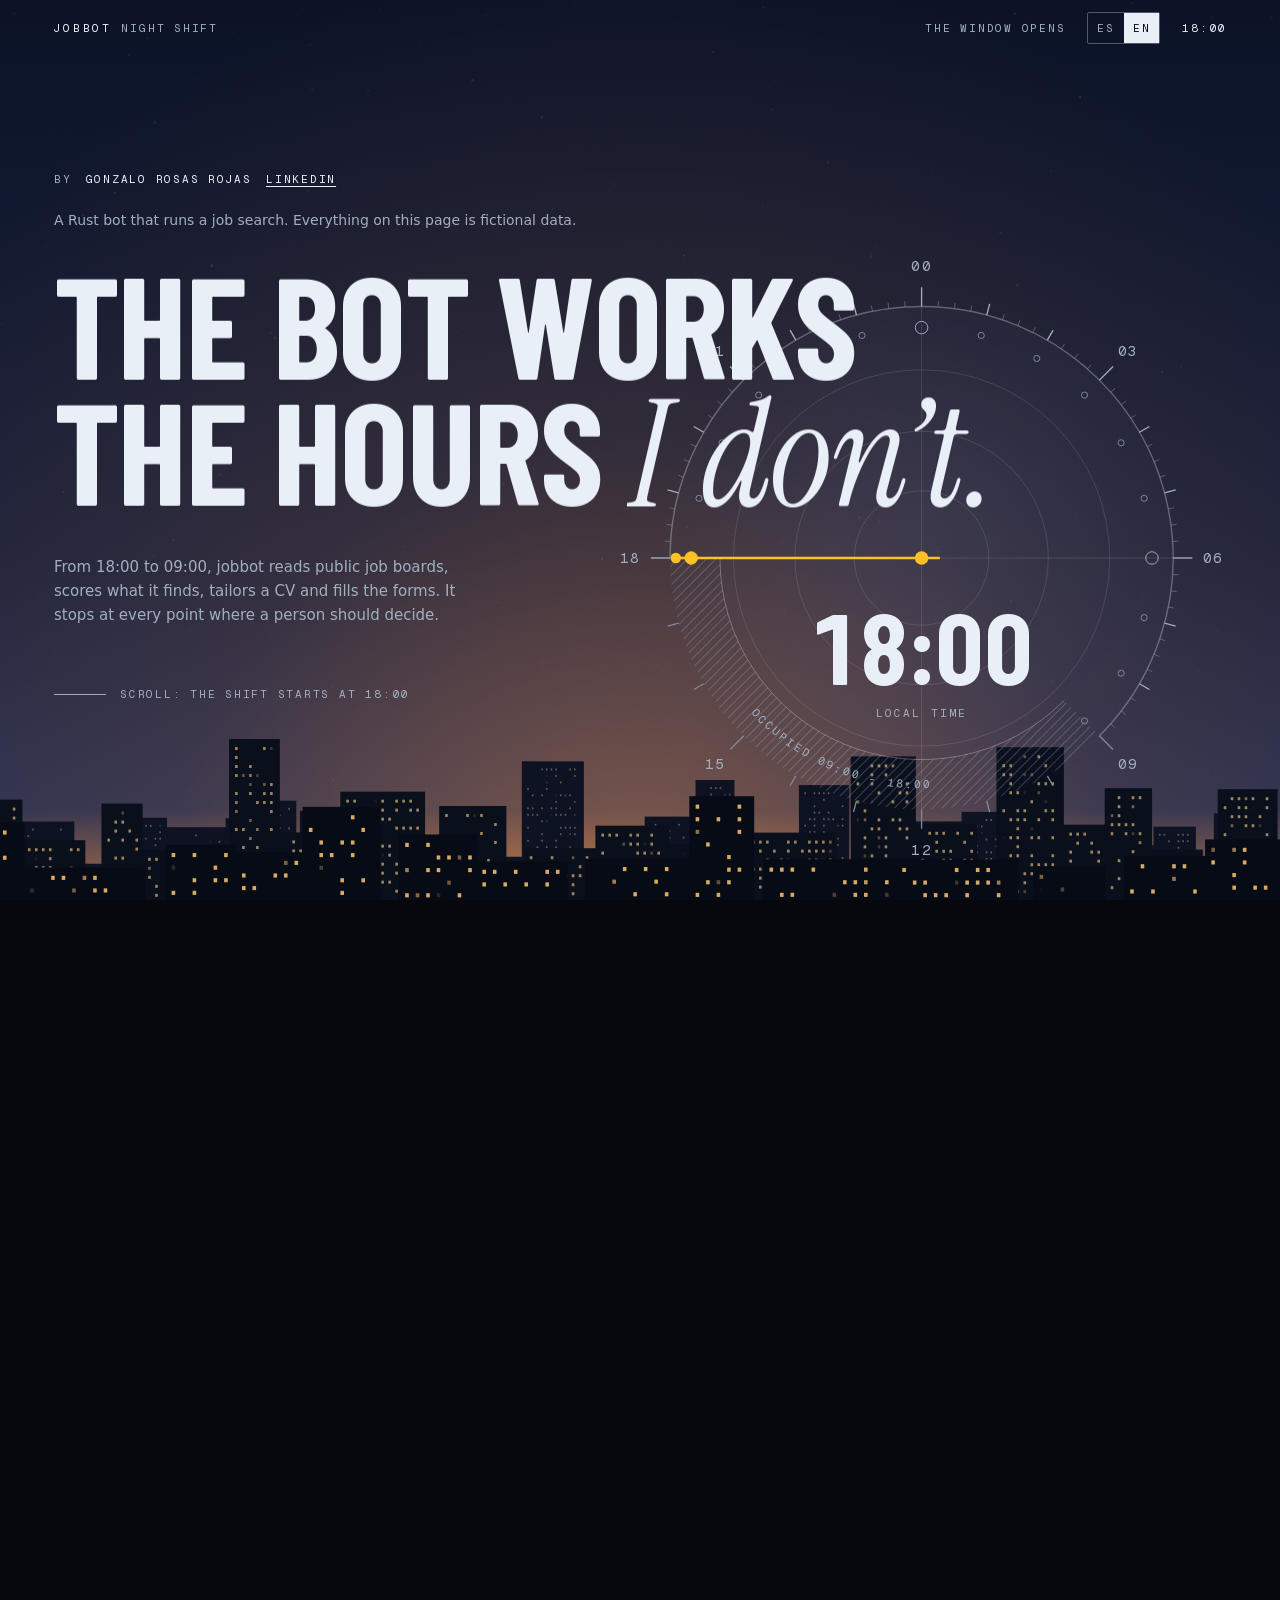
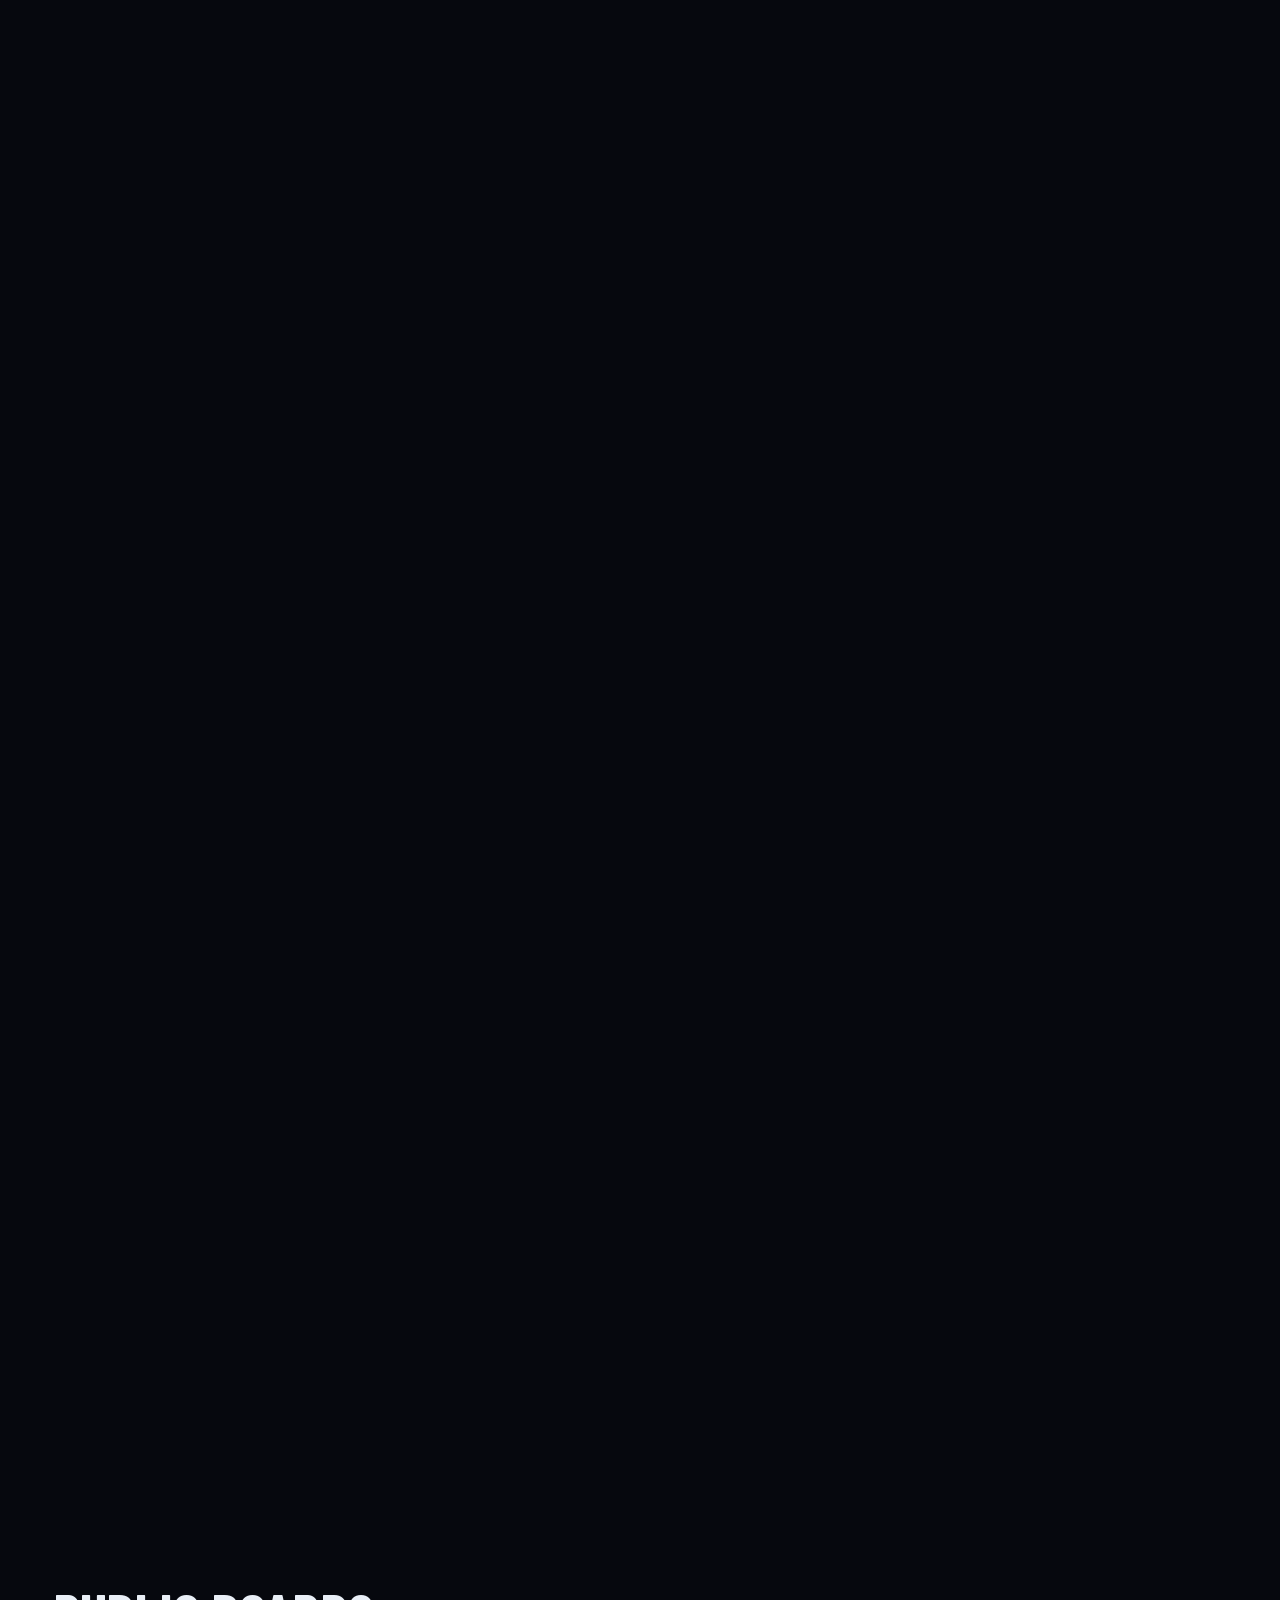
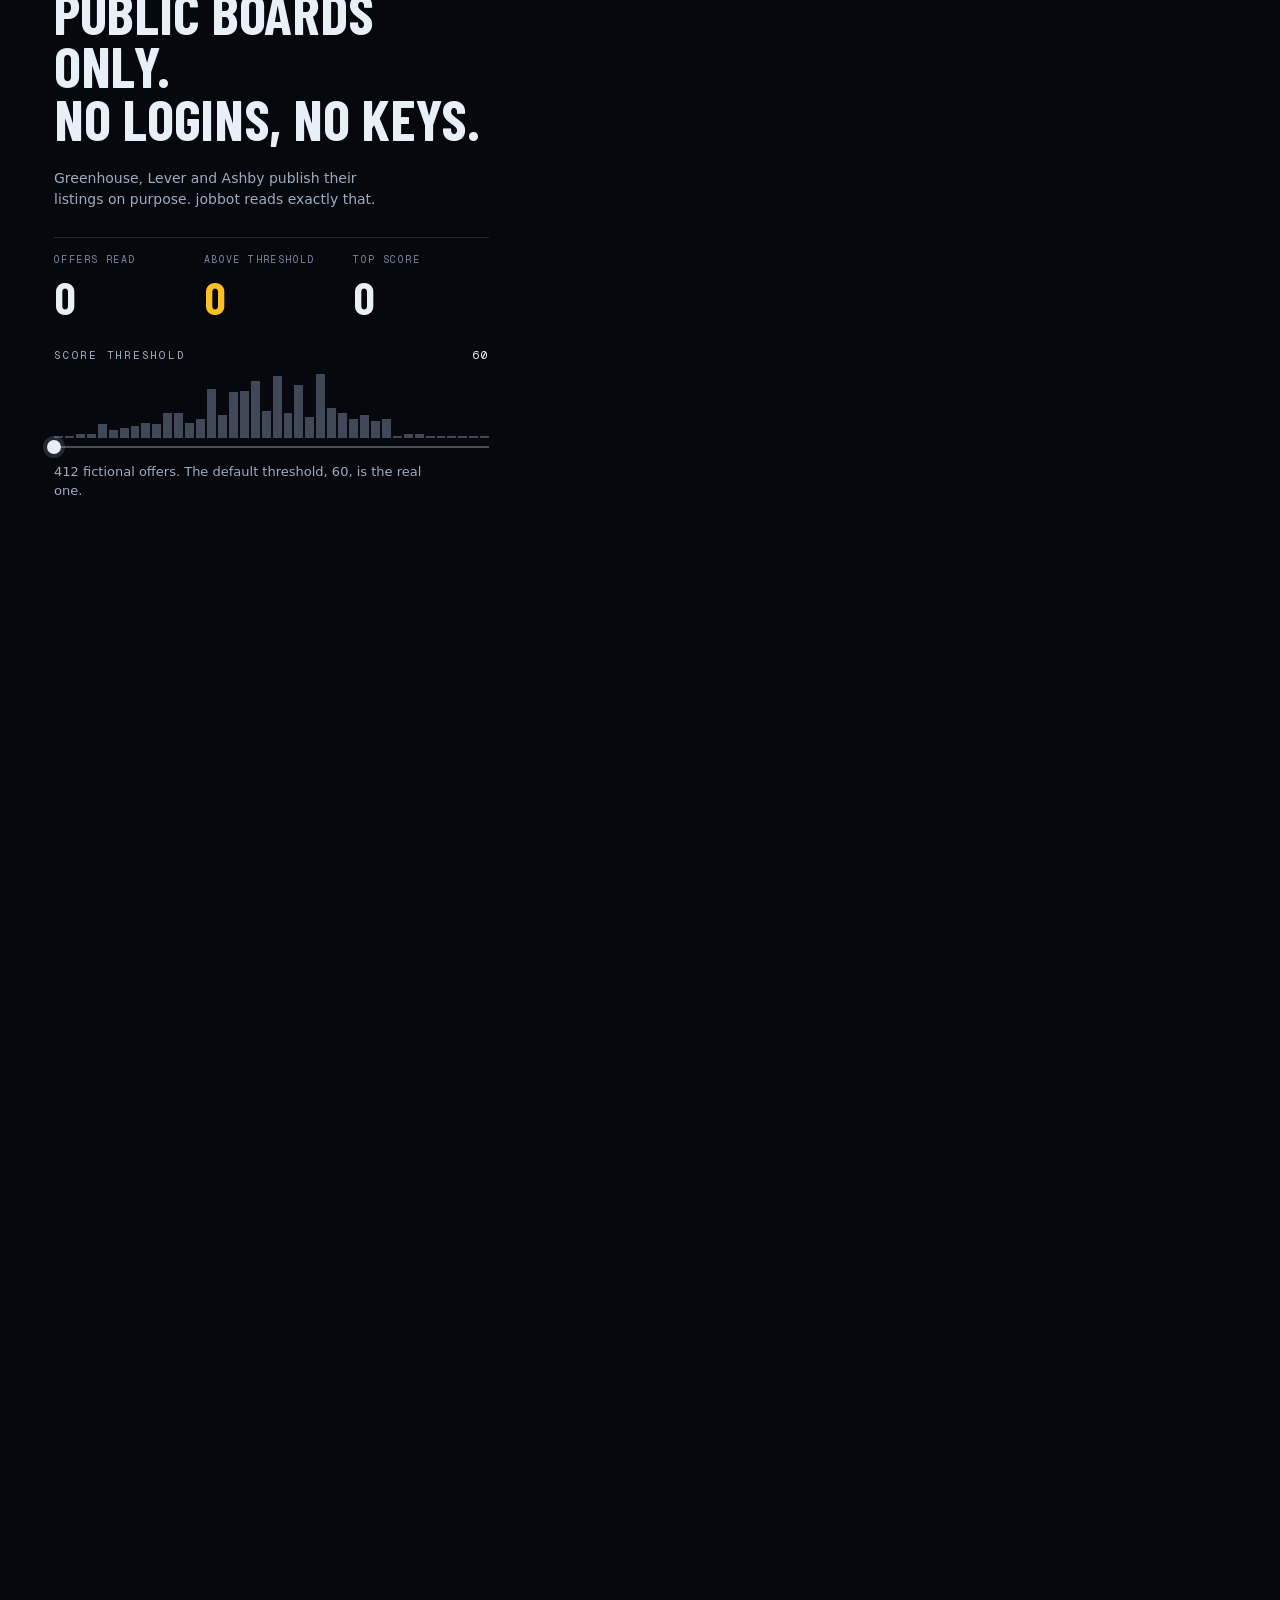
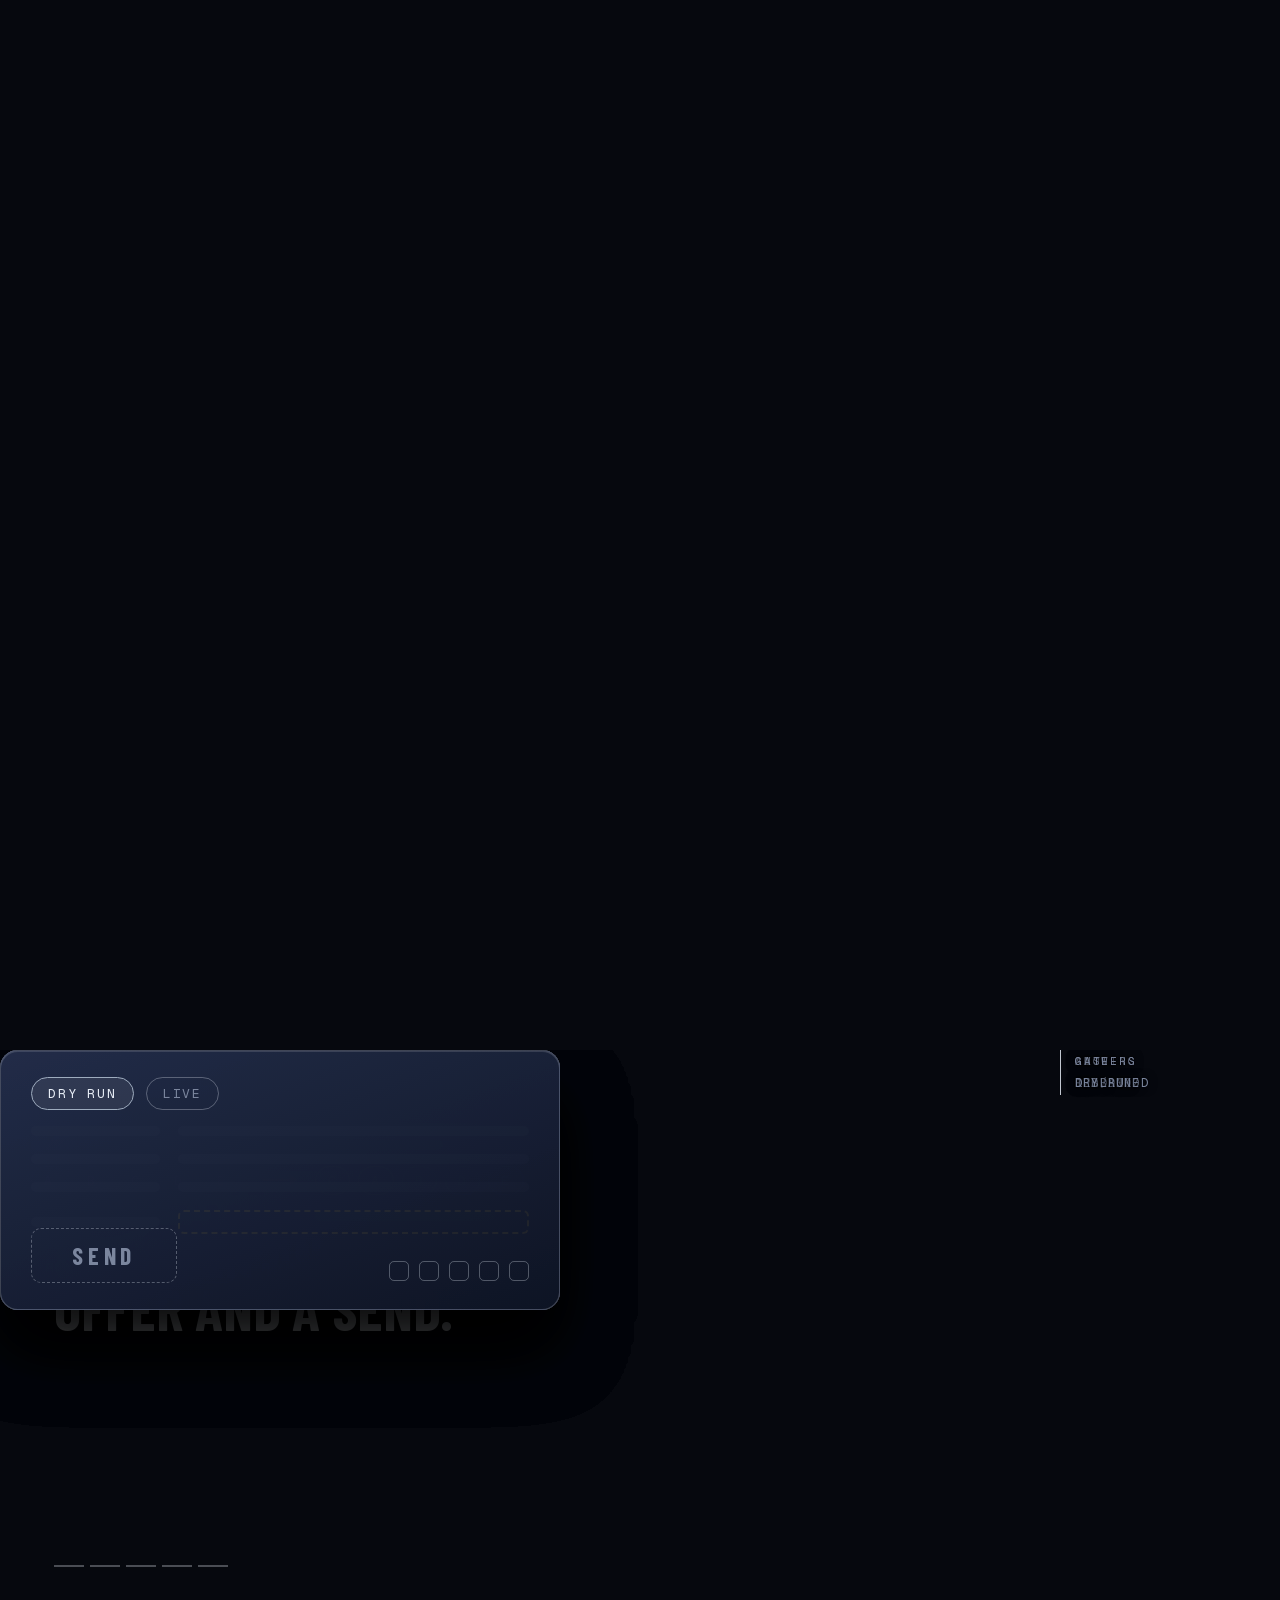
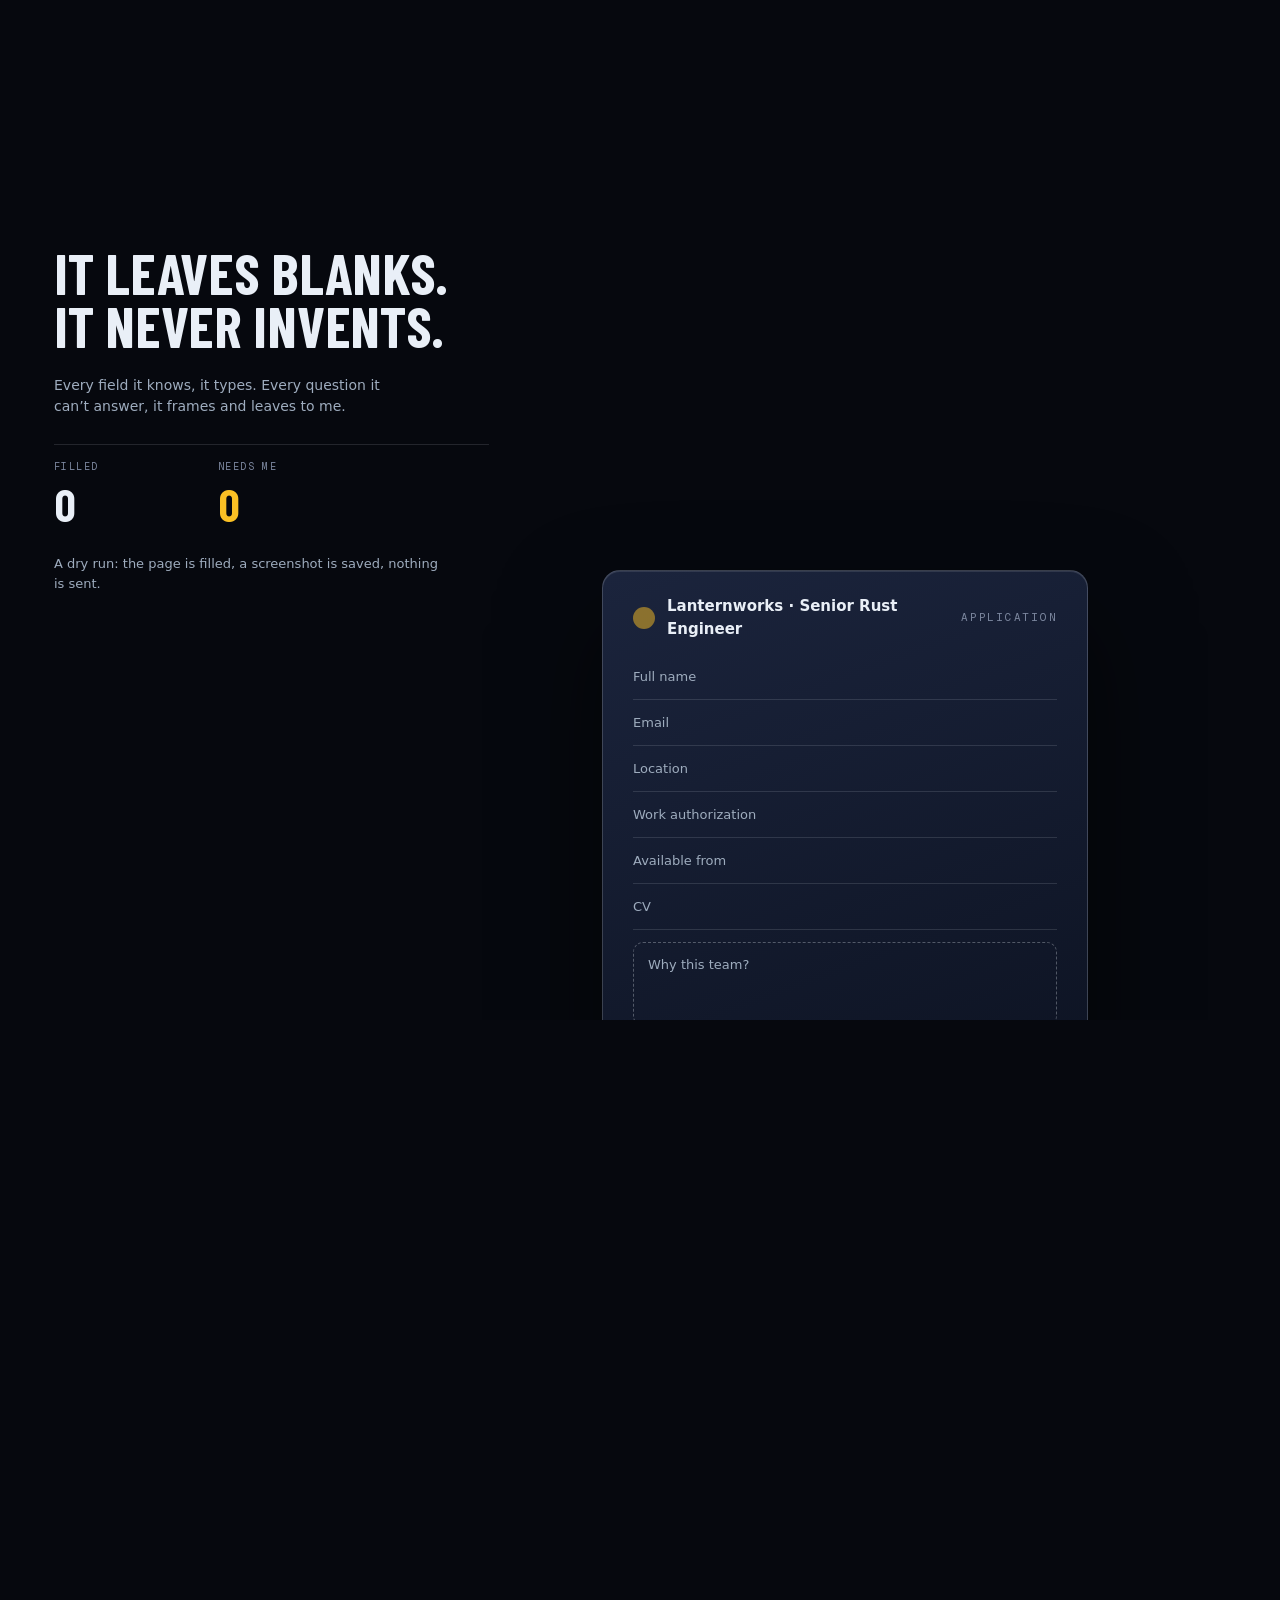
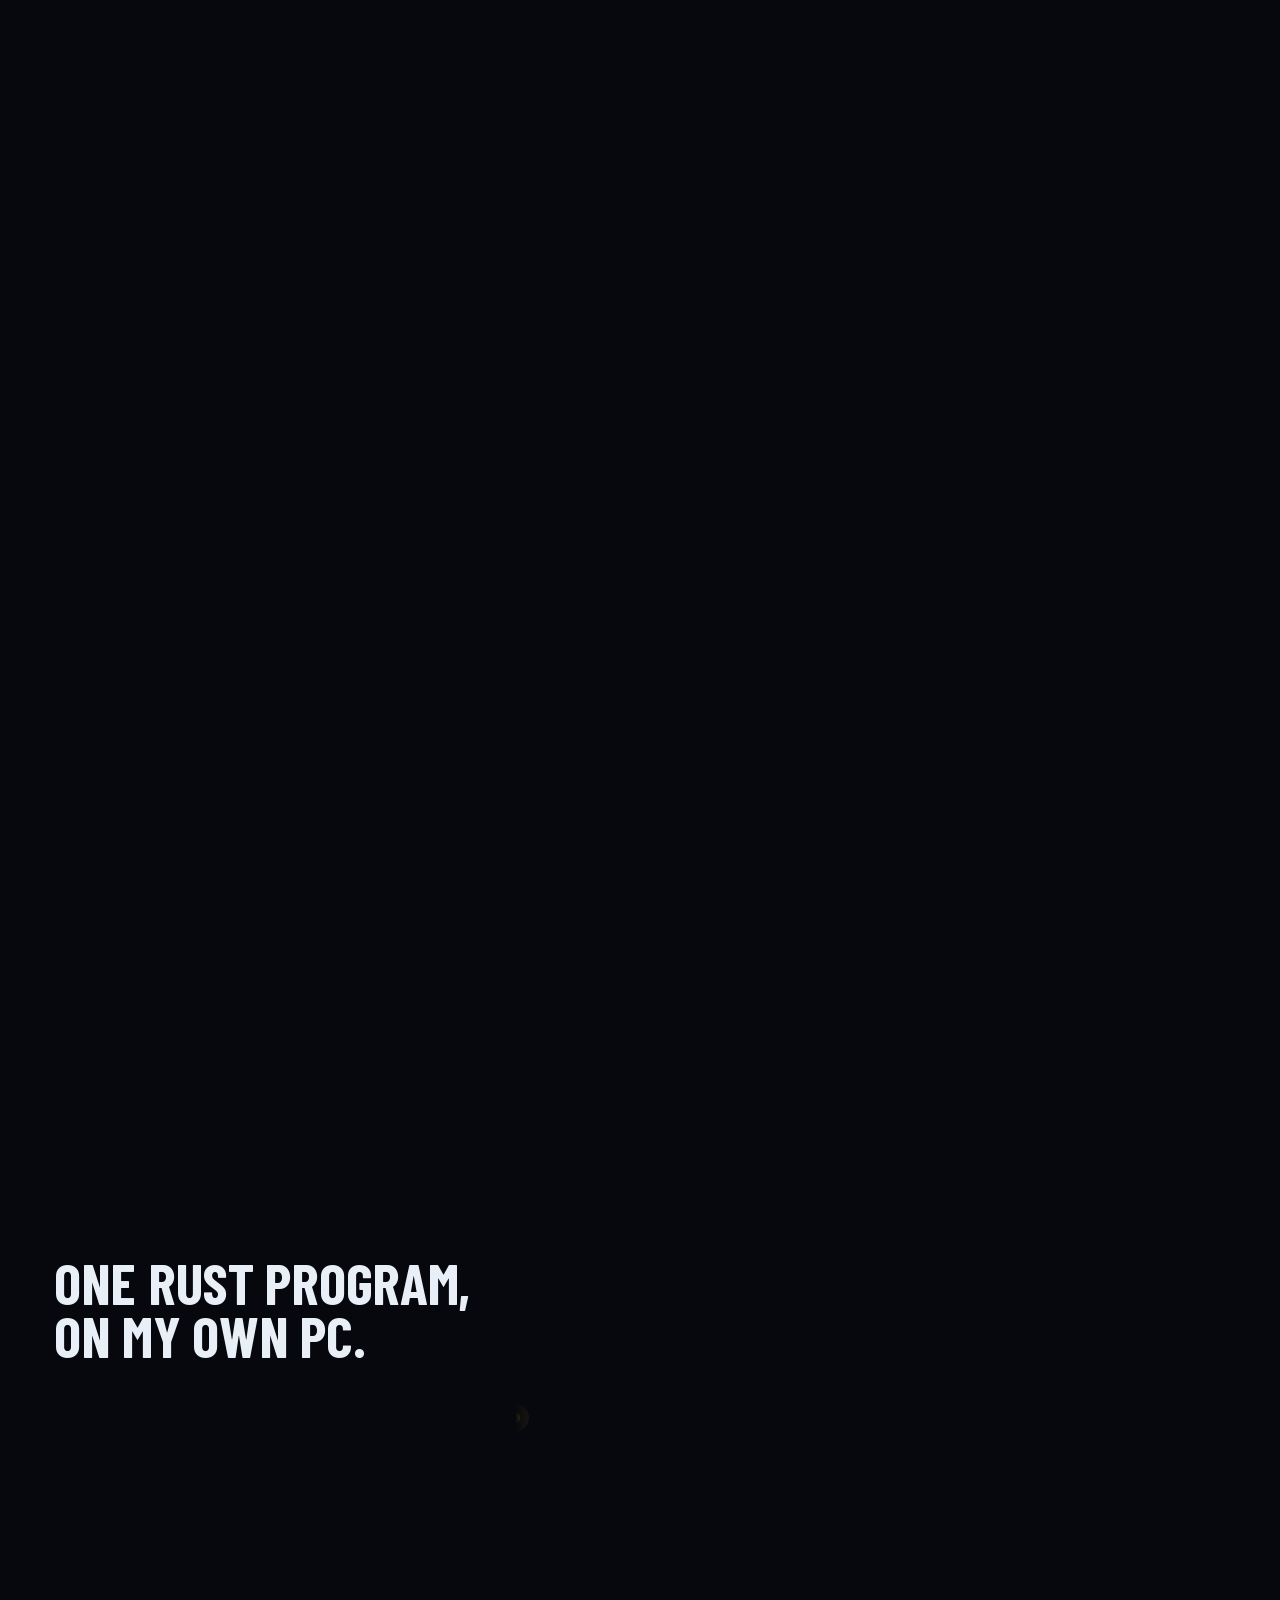
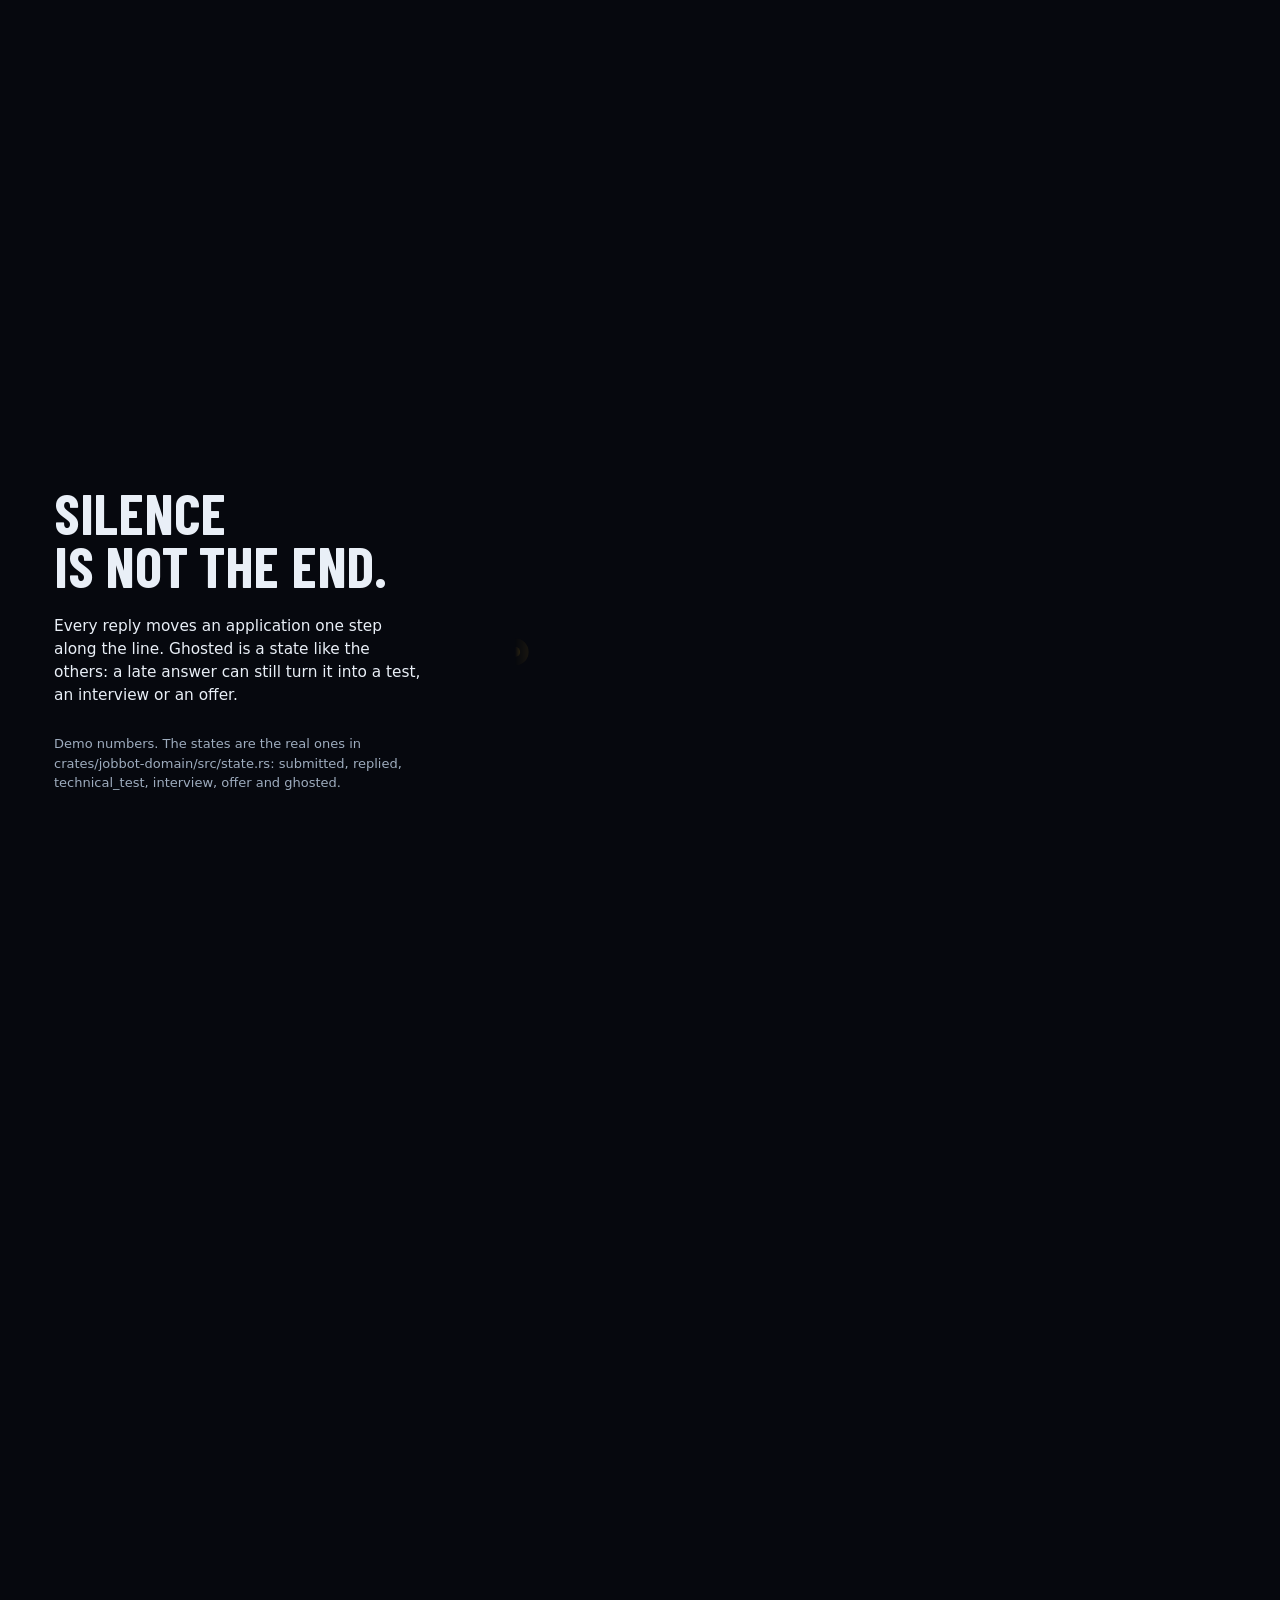
<file: site/index.html>
<!doctype html>
<html lang="en">
<head>
<meta charset="utf-8">
<meta name="viewport" content="width=device-width, initial-scale=1">
<title>The Night Shift: a Rust bot that works a job search</title>
<meta name="description" content="jobbot is a Rust program that reads public job boards, scores what it finds, tailors a CV and fills the forms between 18:00 and 09:00, and stops at every point where a person should decide. This page walks through one night. All data shown is fictional.">
<link rel="canonical" href="https://gonzalo-rosas-rojas.github.io/jobbot-showcase/">
<link rel="alternate" hreflang="en" href="https://gonzalo-rosas-rojas.github.io/jobbot-showcase/">
<link rel="alternate" hreflang="es" href="https://gonzalo-rosas-rojas.github.io/jobbot-showcase/?lang=es">
<link rel="alternate" hreflang="x-default" href="https://gonzalo-rosas-rojas.github.io/jobbot-showcase/">
<meta property="og:type" content="website">
<meta property="og:site_name" content="The Night Shift">
<meta property="og:title" content="The Night Shift: a Rust bot that works a job search">
<meta property="og:description" content="jobbot is a Rust program that reads public job boards, scores what it finds, tailors a CV and fills the forms between 18:00 and 09:00, and stops at every point where a person should decide.">
<meta property="og:url" content="https://gonzalo-rosas-rojas.github.io/jobbot-showcase/">
<meta property="og:image" content="https://gonzalo-rosas-rojas.github.io/jobbot-showcase/assets/og.jpg">
<meta property="og:image:width" content="1200">
<meta property="og:image:height" content="630">
<meta property="og:image:alt" content="The first screen of the story: the headline “The bot works the hours I don’t.” over a night skyline and a 24-hour dial.">
<meta property="og:locale" content="en_US">
<meta property="og:locale:alternate" content="es_CL">
<meta name="twitter:card" content="summary_large_image">
<meta name="twitter:title" content="The Night Shift: a Rust bot that works a job search">
<meta name="twitter:description" content="jobbot is a Rust program that reads public job boards, scores what it finds, tailors a CV and fills the forms between 18:00 and 09:00, and stops at every point where a person should decide.">
<meta name="twitter:image" content="https://gonzalo-rosas-rojas.github.io/jobbot-showcase/assets/og.jpg">
<meta name="twitter:image:alt" content="The first screen of the story: the headline “The bot works the hours I don’t.” over a night skyline and a 24-hour dial.">
<meta http-equiv="Content-Security-Policy" content="default-src 'none'; script-src 'self'; style-src 'self'; img-src 'self' data:; media-src 'self'; frame-src 'self'; font-src 'self'; connect-src 'self'; base-uri 'none'; form-action 'none'">
<meta name="color-scheme" content="dark">
<meta name="theme-color" content="#06080e">
<link rel="icon" href="data:image/svg+xml,%3Csvg xmlns=%27http://www.w3.org/2000/svg%27 viewBox=%270 0 32 32%27%3E%3Ccircle cx=%2716%27 cy=%2716%27 r=%2713%27 fill=%27none%27 stroke=%27%23e8b24a%27 stroke-width=%273%27/%3E%3Cpath d=%27M16 16V6%27 stroke=%27%23e8b24a%27 stroke-width=%273%27 stroke-linecap=%27round%27/%3E%3C/svg%3E">
<link rel="apple-touch-icon" href="assets/apple-touch-icon.png">
<link rel="preload" href="assets/fonts/barlow-condensed-700.woff2" as="font" type="font/woff2" crossorigin>
<link rel="preload" href="assets/fonts/instrument-serif-400italic.woff2" as="font" type="font/woff2" crossorigin>
<link rel="preload" href="assets/fonts/geist-mono-400.woff2" as="font" type="font/woff2" crossorigin>
<script src="assets/js/boot.js"></script>
<link rel="stylesheet" href="assets/css/main.css">
<link rel="modulepreload" href="assets/js/camera.js">
<link rel="modulepreload" href="assets/js/dial.js">
<link rel="modulepreload" href="assets/js/engine.js">
<link rel="modulepreload" href="assets/js/i18n.js">
<link rel="modulepreload" href="assets/js/lang.js">
<link rel="modulepreload" href="assets/js/rig.js">
<link rel="modulepreload" href="assets/js/scenes/approve.js">
<link rel="modulepreload" href="assets/js/scenes/follow.js">
<link rel="modulepreload" href="assets/js/scenes/form.js">
<link rel="modulepreload" href="assets/js/scenes/hero.js">
<link rel="modulepreload" href="assets/js/scenes/honest.js">
<link rel="modulepreload" href="assets/js/scenes/layers.js">
<link rel="modulepreload" href="assets/js/scenes/machine.js">
<link rel="modulepreload" href="assets/js/scenes/read.js">
<link rel="modulepreload" href="assets/js/sky.js">
<link rel="modulepreload" href="assets/js/try.js">
<link rel="modulepreload" href="assets/js/util.js">
<script type="module" src="assets/js/main.js"></script>
</head>
<body>
<noscript><p class="noscript">The animated version of this page needs JavaScript, so what follows is its text without the animation. The <a href="demo/index.html?scenario=urgent&amp;theme=dark">demo panel</a> needs JavaScript too; the <a href="https://github.com/gonzalo-rosas-rojas/jobbot-showcase">source of this page</a> is on GitHub.</p></noscript>
<a class="skip" href="#main">Skip to content</a>

<canvas id="sky" aria-hidden="true"></canvas>

<!-- fixed layers that travel across the acts: the real panel on a plane, and the dial -->
<div class="rig" aria-hidden="true">
  <div class="plane" id="plane">
    <iframe data-src="demo/index.html?scenario=urgent&amp;theme=dark" title="The real panel running on fictional data" tabindex="-1"></iframe>
    <i class="plane-sheen"></i>
  </div>
</div>
<div class="dial" id="dial" aria-hidden="true"></div>

<div class="grain" aria-hidden="true"></div>

<header class="hud" aria-label="Night shift status">
  <p class="hud-left mono"><b>JOBBOT</b><span>NIGHT SHIFT</span></p>
  <p class="hud-right mono"><button class="hud-try" type="button" data-try>Use the panel</button><span id="act-label"></span><span class="hud-lang" id="lang-switch" role="group" aria-label="Idioma / Language"><a href="?lang=es" data-lang="es" hreflang="es" lang="es">ES</a><a href="?lang=en" data-lang="en" hreflang="en" lang="en" aria-current="page">EN</a></span><span class="hud-time" id="clock">18:00</span></p>
</header>
<div class="progress" aria-hidden="true"><i id="progress"></i></div>

<main id="main">

  <!-- 01 · 18:00 · the window opens -->
  <section class="act act-1" id="a1" data-scene="hero" data-from="0" data-to="1" data-label="THE WINDOW OPENS" aria-labelledby="h1">
    <div class="stage">
      <div class="a1-copy">
        <p class="byline mono"><span class="by">By</span> <b>Gonzalo Rosas Rojas</b><a href="https://www.linkedin.com/in/gonzalo-rosas-rojas">LinkedIn</a></p>
        <p class="kicker">A Rust bot that runs a job search. Everything on this page is fictional data.</p>
        <h1 class="mega" id="h1"><span class="line" data-split>The bot works</span><span class="line"><span data-split>the hours</span> <em class="serif" data-split="word">I don’t.</em></span></h1>
        <p class="lede">From 18:00 to 09:00, jobbot reads public job boards, scores what it finds, tailors a CV and fills the forms. It stops at every point where a person should decide.</p>
        <p class="cue mono"><i></i>SCROLL: THE SHIFT STARTS AT 18:00</p>
      </div>
      <div class="beat">
        <p class="beat-title">This is the real panel.</p>
        <p class="beat-sub">A Rust server renders it. You are looking at its demo build, with fictional data.</p>
      </div>
    </div>
  </section>

  <!-- 02 · 19:00 · read -->
  <section class="act act-2" id="a2" data-scene="read" data-from="1" data-to="4.5" data-label="READ" aria-labelledby="h2">
    <div class="stage">
      <div class="a2-copy">
        <h2 class="h2" id="h2">Public boards only.<br>No logins, no keys.</h2>
        <p class="sub">Greenhouse, Lever and Ashby publish their listings on purpose. jobbot reads exactly that.</p>
        <dl class="stats mono">
          <div><dt>OFFERS READ</dt><dd id="s-read">0</dd></div>
          <div><dt>ABOVE THRESHOLD</dt><dd id="s-pass">0</dd></div>
          <div><dt>TOP SCORE</dt><dd id="s-top">0</dd></div>
        </dl>
        <div class="slider" aria-hidden="true">
          <p class="slider-head mono"><span>SCORE THRESHOLD</span><b id="s-th">60</b></p>
          <div class="hist"></div>
          <div class="slider-track"><i class="slider-fill"></i><i class="knob"></i></div>
        </div>
        <p class="note">412 fictional offers. The default threshold, 60, is the real one.</p>
      </div>
    </div>
  </section>

  <!-- 03 · 22:30 · decide -->
  <section class="act act-3" id="a3" data-scene="layers" data-from="4.5" data-to="8.233" data-label="DECIDE" aria-labelledby="h3">
    <div class="stage">
      <div class="a3-copy">
        <h2 class="h2" id="h3">Five layers between an offer and a send.</h2>
        <ol class="steps">
          <li><b class="mono">POSTING</b><p>A public listing, read from the board’s own feed. Duplicates and excluded companies are dropped first.</p></li>
          <li><b class="mono">SCORE</b><p>One number from six weighted factors: fit 30, stability 20, pay 15, learning 15, interview style 10, other 10. Below 60 the offer stays out of the queue.</p></li>
          <li><b class="mono">CV</b><p>My master CV is reordered for the posting and gets one added sentence. It can only use skills already on it.</p></li>
          <li><b class="mono">ANSWERS</b><p>Known answers come from a file I wrote. A question with no answer is left blank, never guessed.</p></li>
          <li><b class="mono">GATE</b><p>Every send is a dry run until I approve it. Live mode sends only what is approved.</p></li>
        </ol>
        <div class="pips" aria-hidden="true"><i></i><i></i><i></i><i></i><i></i></div>
      </div>
      <div class="stack" aria-hidden="true">
        <div class="layers">
          <div class="plate p-post"><div class="pl-head"><i class="dot"></i><u class="w40"></u><u class="w20 faint"></u></div><u class="ln w90"></u><u class="ln w78"></u><u class="ln w84"></u><u class="ln w60"></u><div class="chips"><i>REMOTE</i><i>US$ RANGE</i><i>RUST</i></div></div>
          <div class="plate p-score"><div class="ring-wrap"><svg class="ring" viewBox="0 0 120 120"><circle class="ring-bg" cx="60" cy="60" r="50"/><circle class="ring-fg" cx="60" cy="60" r="50"/></svg><b class="big" id="sc-num">0</b></div><div class="bars"><i></i><i></i><i></i><i></i><i></i><i></i></div></div>
          <div class="plate p-cv"><div class="cv-col"><u class="ln w60"></u><div class="chips"><i>A</i><i>B</i><i>C</i><i>D</i><i>E</i></div><u class="ln w84"></u></div><span class="cv-arrow"></span><div class="cv-col"><u class="ln w60"></u><div class="chips"><i class="hit">C</i><i class="hit">A</i><i>B</i><i>D</i><i>E</i></div><u class="ln w84 add"></u></div></div>
          <div class="plate p-ans"><div class="kv"><u class="k"></u><u class="v"></u></div><div class="kv"><u class="k"></u><u class="v"></u></div><div class="kv"><u class="k"></u><u class="v"></u></div><div class="kv gap"><u class="k"></u><u class="v"></u></div></div>
          <div class="plate p-gate"><div class="gate-row"><span class="pill on">DRY RUN</span><span class="pill">LIVE</span></div><div class="gate-btn">SEND</div><div class="gate-count"><i></i><i></i><i></i><i></i><i></i></div></div>
        </div>
      </div>
      <svg class="leaders" aria-hidden="true"><path/><path/><path/><path/><path/></svg>
      <ul class="tags mono" aria-hidden="true">
        <li><b>POSTING</b><span>read</span></li>
        <li><b>SCORE</b><span>92 / 100</span></li>
        <li><b>CV</b><span>reordered</span></li>
        <li><b>ANSWERS</b><span>1 blank</span></li>
        <li><b>GATE</b><span>dry run</span></li>
      </ul>
    </div>
  </section>

  <!-- 04 · 02:14 · fill -->
  <section class="act act-4" id="a4" data-scene="form" data-from="8.233" data-to="10" data-label="FILL" aria-labelledby="h4">
    <div class="stage">
      <div class="a4-copy">
        <h2 class="h2" id="h4">It leaves blanks.<br>It never invents.</h2>
        <p class="sub">Every field it knows, it types. Every question it can’t answer, it frames and leaves to me.</p>
        <dl class="stats mono two">
          <div><dt>FILLED</dt><dd id="f-fill">0</dd></div>
          <div><dt>NEEDS ME</dt><dd id="f-need">0</dd></div>
        </dl>
        <p class="note">A dry run: the page is filled, a screenshot is saved, nothing is sent.</p>
      </div>
      <div class="form" aria-hidden="true">
        <div class="form-head"><i class="dot"></i><span>Lanternworks · Senior Rust Engineer</span><em class="mono">APPLICATION</em></div>
        <div class="fld" data-text="Mateo Vidal"><label>Full name</label><span class="val"></span></div>
        <div class="fld" data-text="mateo.vidal@example.com"><label>Email</label><span class="val"></span></div>
        <div class="fld" data-text="Remote, Latin America"><label>Location</label><span class="val"></span></div>
        <div class="fld" data-text="Contractor (B2B)"><label>Work authorization</label><span class="val"></span></div>
        <div class="fld" data-text="In two weeks"><label>Available from</label><span class="val"></span></div>
        <div class="fld file" data-text="cv-tailored.pdf"><label>CV</label><span class="val"></span></div>
        <div class="fld blank tall"><label>Why this team?</label><b class="flag mono">NEEDS YOU</b></div>
        <div class="fld blank"><label>Open to an on-call rotation?</label><span class="opts"><span><i></i>Yes</span><span><i></i>No</span></span><b class="flag mono">NEEDS YOU</b></div>
        <div class="stamp">NEEDS YOU</div>
      </div>
    </div>
  </section>

  <!-- 05 · 04:00 · machine room -->
  <section class="act act-5" id="a5" data-scene="machine" data-from="10" data-to="13" data-label="MACHINE ROOM" aria-labelledby="h5">
    <div class="stage">
      <div class="a5-copy">
        <h2 class="h2" id="h5">One Rust program,<br>on my own PC.</h2>
        <div class="caps">
          <p class="cap">A scheduled task wakes it outside my work hours. It follows one chain of modules, and a person is the last link.</p>
          <p class="cap">Under the chain: a clock that knows my calendar, a SQLite file that remembers every state, and the server behind the panel you saw.</p>
        </div>
        <dl class="stats mono">
          <div><dt>LINES OF RUST</dt><dd id="r-lines">0</dd></div>
          <div><dt>OFFLINE TESTS</dt><dd id="r-tests">0</dd></div>
          <div><dt>DEPENDENCIES</dt><dd id="r-deps">0</dd></div>
        </dl>
        <p class="note" id="r-note">Counted by scripts/receipts.py: #[test] attributes in src/, tests/ and crates/ that run offline, not a test run.</p>
      </div>
      <div class="arch">
        <svg viewBox="0 0 880 440" role="img" aria-label="Architecture: public boards feed discovery, scoring and CV tailoring; then form filling, a gate, a handoff and a person. Under the chain sit a work-hours window, a SQLite tracker and the panel server.">
          <g class="wires" fill="none">
            <path class="wire" pathLength="1" d="M170 72H235"/>
            <path class="wire" pathLength="1" d="M405 72H470"/>
            <path class="wire" pathLength="1" d="M640 72H705"/>
            <path class="wire" pathLength="1" d="M790 104V150H85V196"/>
            <path class="wire" pathLength="1" d="M170 228H235"/>
            <path class="wire" pathLength="1" d="M405 228H470"/>
            <path class="wire" pathLength="1" d="M640 228H705"/>
            <path class="wire under" pathLength="1" d="M85 260V300H790V260M320 260V300M555 260V300M135 300V360M440 300V360M742 300V360"/>
          </g>
          <g class="node "><rect x="0" y="40" width="170" height="64" rx="10"/><text class="n-name" x="16" y="67">boards</text><text class="n-sub" x="16" y="88">public job feeds</text></g>
          <g class="node "><rect x="235" y="40" width="170" height="64" rx="10"/><text class="n-name" x="251" y="67">discovery.rs</text><text class="n-sub" x="251" y="88">dedupe, exclusions</text></g>
          <g class="node "><rect x="470" y="40" width="170" height="64" rx="10"/><text class="n-name" x="486" y="67">scoring.rs</text><text class="n-sub" x="486" y="88">6 factors, 0 to 100</text></g>
          <g class="node "><rect x="705" y="40" width="170" height="64" rx="10"/><text class="n-name" x="721" y="67">cv.rs</text><text class="n-sub" x="721" y="88">never adds a skill</text></g>
          <g class="node "><rect x="0" y="196" width="170" height="64" rx="10"/><text class="n-name" x="16" y="223">form.rs</text><text class="n-sub" x="16" y="244">Playwright fills</text></g>
          <g class="node "><rect x="235" y="196" width="170" height="64" rx="10"/><text class="n-name" x="251" y="223">gate.rs</text><text class="n-sub" x="251" y="244">every check first</text></g>
          <g class="node "><rect x="470" y="196" width="170" height="64" rx="10"/><text class="n-name" x="486" y="223">handoff.rs</text><text class="n-sub" x="486" y="244">fills, never sends</text></g>
          <g class="node human"><rect x="705" y="196" width="170" height="64" rx="10"/><text class="n-name" x="721" y="223">a person</text><text class="n-sub" x="721" y="244">confirms the send</text></g>
          <g class="node under"><rect x="10" y="360" width="250" height="64" rx="10"/><text class="n-name" x="26" y="387">window.rs</text><text class="n-sub" x="26" y="408">quiet in busy hours</text></g>
          <g class="node under"><rect x="315" y="360" width="250" height="64" rx="10"/><text class="n-name" x="331" y="387">tracker.rs</text><text class="n-sub" x="331" y="408">SQLite, 12 states</text></g>
          <g class="node under"><rect x="617" y="360" width="250" height="64" rx="10"/><text class="n-name" x="633" y="387">jobbot-panel</text><text class="n-sub" x="633" y="408">tiny_http, the panel you saw</text></g>
          <g class="token" aria-hidden="true"><circle class="token-halo" r="16"/><circle class="token-dot" r="6"/></g>
        </svg>
      </div>
    </div>
  </section>

  <!-- 06 · 07:00 · follow -->
  <section class="act act-6" id="a6" data-scene="follow" data-from="13" data-to="14.75" data-label="FOLLOW" aria-labelledby="h6">
    <div class="stage">
      <div class="a6-copy">
        <h2 class="h2" id="h6">Silence<br>is not the end.</h2>
        <p class="sub">Every reply moves an application one step along the line. Ghosted is a state like the others: a late answer can still turn it into a test, an interview or an offer.</p>
        <p class="note">Demo numbers. The states are the real ones in crates/jobbot-domain/src/state.rs: submitted, replied, technical_test, interview, offer and ghosted.</p>
      </div>
      <div class="arch a6-viz">
        <svg viewBox="0 0 900 440" role="img" aria-label="Funnel of 38 applications narrowing to 1 offer across five states, with a ghosted branch that can rejoin the line later.">
          <defs><clipPath id="bandClip"><rect id="bandRect" x="0" y="0" width="0" height="440"/></clipPath></defs>
          <path class="band" clip-path="url(#bandClip)" d="M50 90 C160 90 140 146 250 146 C360 146 340 161 450 161 C560 161 540 164 650 164 C760 164 740 168 850 168 L850 172 C740 172 760 176 650 176 C540 176 560 179 450 179 C340 179 360 194 250 194 C140 194 160 250 50 250 Z"/>
          <path class="spine" pathLength="1" d="M50 170H850"/>
          <g class="stop"><circle class="stop-ring" cx="50" cy="170" r="9"/><text class="num" x="50" y="52" text-anchor="middle">38</text><text class="state" x="50" y="206" text-anchor="middle">SUBMITTED</text></g>
          <g class="stop"><circle class="stop-ring" cx="250" cy="170" r="9"/><text class="num" x="250" y="52" text-anchor="middle">11</text><text class="state" x="250" y="206" text-anchor="middle">REPLIED</text></g>
          <g class="stop"><circle class="stop-ring" cx="450" cy="170" r="9"/><text class="num" x="450" y="52" text-anchor="middle">4</text><text class="state" x="450" y="206" text-anchor="middle">TEST</text></g>
          <g class="stop"><circle class="stop-ring" cx="650" cy="170" r="9"/><text class="num" x="650" y="52" text-anchor="middle">3</text><text class="state" x="650" y="206" text-anchor="middle">INTERVIEW</text></g>
          <g class="stop"><circle class="stop-ring" cx="850" cy="170" r="9"/><text class="num" x="850" y="52" text-anchor="middle">1</text><text class="state" x="850" y="206" text-anchor="middle">OFFER</text></g>
          <path class="wire ghost-in" pathLength="1" fill="none" d="M50 182C50 300 150 344 272 344"/>
          <g class="node ghost"><rect x="272" y="316" width="170" height="56" rx="10"/><text class="n-name" x="288" y="342">ghosted</text><text class="n-sub" x="288" y="360">still open</text></g>
          <path class="wire ghost-out" pathLength="1" fill="none" d="M442 344C560 344 650 306 650 190"/>
          <path class="ghost-head" d="M650 182L644 196H656Z"/>
          <text class="ghost-label" x="470" y="392">A LATE ANSWER MOVES IT AGAIN</text>
          <g class="token"><circle class="token-halo" r="16"/><circle class="token-dot" r="6"/></g>
        </svg>
      </div>
    </div>
  </section>

  <!-- 07 · 08:45 · approve -->
  <section class="act act-7" id="a7" data-scene="approve" data-from="14.75" data-to="14.917" data-label="APPROVE" aria-labelledby="h7">
    <div class="stage">
      <div class="a7-copy">
        <h2 class="h7" id="h7"><span class="l">The bot proposes.</span><span class="l">I approve the first five.</span></h2>
        <p class="sub">After five approvals it runs by itself, at most 25 a day. Until then, every send is mine.</p>
      </div>
      <div class="a7-card" aria-hidden="true">
        <div class="pc-head"><i class="dot"></i><b>Lanternworks · Senior Rust Engineer</b></div>
        <ul class="pc-lines mono"><li>SCORE 92</li><li>DRY RUN SAVED WITH SCREENSHOT</li><li>2 BLANKS ANSWERED BY ME</li></ul>
        <div class="pc-btn"><span class="lab">APPROVE</span><i class="bar"></i></div>
        <div class="five"><i></i><i></i><i></i><i></i><i></i></div>
        <p class="five-label mono">APPROVED 0 / 5</p>
      </div>
    </div>
  </section>

  <!-- 08 · 09:00 · the window closes -->
  <section class="act act-8" id="a8" data-scene="honest" data-from="14.917" data-to="15" data-label="THE WINDOW CLOSES" aria-labelledby="h8">
    <div class="stage">
      <div class="paper">
        <h2 class="honest" id="h8" aria-label="Honest.">Honest.</h2>
        <ol class="rules">
          <li><p>It never invents a skill.</p><code><a href="https://github.com/gonzalo-rosas-rojas/jobbot/blob/4028b6e9f203fb3ee07364b79ac81987ccf65d2c/crates/jobbot-app/src/apply/cv.rs">crates/jobbot-app/src/apply/cv.rs</a></code></li>
          <li><p>It leaves a blank before it guesses.</p><code><a href="https://github.com/gonzalo-rosas-rojas/jobbot/blob/4028b6e9f203fb3ee07364b79ac81987ccf65d2c/crates/jobbot-domain/src/form.rs">crates/jobbot-domain/src/form.rs</a></code></li>
          <li><p>Nothing goes out without the gate, and never on LinkedIn or Upwork.</p><code><a href="https://github.com/gonzalo-rosas-rojas/jobbot/blob/4028b6e9f203fb3ee07364b79ac81987ccf65d2c/crates/jobbot-app/src/apply/gate.rs">crates/jobbot-app/src/apply/gate.rs</a></code></li>
          <li><p>Where a bot would be flagged, it fills the form and I send it.</p><code><a href="https://github.com/gonzalo-rosas-rojas/jobbot/blob/4028b6e9f203fb3ee07364b79ac81987ccf65d2c/crates/jobbot-app/src/apply/handoff.rs">crates/jobbot-app/src/apply/handoff.rs</a></code></li>
          <li><p>It stays quiet in my busy hours.</p><code><a href="https://github.com/gonzalo-rosas-rojas/jobbot/blob/4028b6e9f203fb3ee07364b79ac81987ccf65d2c/crates/jobbot-domain/src/window.rs">crates/jobbot-domain/src/window.rs</a></code></li>
        </ol>
        <div class="paper-end">
          <div class="paper-note">
          <p class="next">
            <span class="next-lead">Want to talk about this work? Find me here.</span>
            <a href="https://www.linkedin.com/in/gonzalo-rosas-rojas">LinkedIn</a>
            <a href="https://github.com/gonzalo-rosas-rojas">GitHub profile</a>
            <a href="https://github.com/gonzalo-rosas-rojas/jobbot">jobbot repository</a>
          </p>
          <p class="foot mono">Built with AI assistance. All data on this page is fictional; the counts come from the real code (scripts/receipts.py). The source is on <a href="https://github.com/gonzalo-rosas-rojas/jobbot">GitHub</a>.</p>
          </div>
          <button class="cta" type="button" data-try>Use the panel</button>
        </div>
      </div>
    </div>
  </section>
</main>

<!-- the same demo build as the plane, full screen and live: for anyone who wants to click instead of scroll -->
<div class="try" id="try" role="dialog" aria-modal="true" aria-label="The jobbot panel, running on fictional data" inert>
  <div class="try-bar">
    <p class="try-note"><b>jobbot panel</b> Fictional data. Nothing leaves your browser. Try J and K, or press ? for the keys.</p>
    <button class="try-close" type="button">Back to the story <kbd>Esc</kbd></button>
  </div>
  <iframe class="try-frame" title="The jobbot panel, running on fictional data" data-src="demo/index.html?scenario=urgent&amp;theme=dark"></iframe>
</div>
</body>
</html>
</file>
<file: site/assets/css/main.css>
/* The Night Shift. One page, one night: the page is the clock.
   The colours are the panel's: its Tinta theme is this night and its Papel theme is the morning on the last
   screen. One blue for ink and structure, amber only for "your turn", green only for confirmed. Same tokens, same story.
   Rules the whole sheet follows (from the study of 25 design reels, see docs/DESIGN.md):
   - one accent (gold = "your turn" / the key datum), everything else is cool neutral on a night with a hue
   - three type voices: condensed display, one italic serif word per headline, mono for instruments
   - one idea per screen, ~30 words at most; motion is tied to scroll or to a data change (the stars twinkle on a timer, see docs/DESIGN.md)
   - only transform, opacity and clip-path are animated */

/* The three voices are own files now (OFL 1.1, see assets/fonts/VENDORED.md); the system fonts the piece used before stay behind them in the stacks.
   font-display: block on purpose: 53 KB from the same host, so a short invisible moment beats a visible swap of metrics in a piece this staged.
   Geist Mono is one weight (400): the range 400 700 stops the browser from smearing a fake bold over the labels that ask for 500 or 600. */
@font-face { font-family: "Barlow Condensed"; src: url("../fonts/barlow-condensed-700.woff2") format("woff2"); font-weight: 700; font-style: normal; font-display: block; }
@font-face { font-family: "Instrument Serif"; src: url("../fonts/instrument-serif-400italic.woff2") format("woff2"); font-weight: 400; font-style: italic; font-display: block; }
@font-face { font-family: "Geist Mono"; src: url("../fonts/geist-mono-400.woff2") format("woff2"); font-weight: 400 700; font-style: normal; font-display: block; }

:root {
  --night-0: #06080e;
  --night-1: #0a0e19;
  --night-2: #101626;
  --text: #e9eff7;
  --text-dim: #9eacbe;
  --text-faint: #7b869e;
  --gold: #fbc024;
  --gold-soft: rgba(251, 192, 36, 0.14);
  --mint: #5bf0b8;
  --paper: #edf0f6;
  --paper-ink: #131f35;
  --paper-dim: #4c596c;
  --paper-gold: #704500;
  --line: rgba(233, 239, 247, 0.13);
  --line-strong: rgba(233, 239, 247, 0.3);

  --ease: cubic-bezier(0.23, 1, 0.32, 1);
  --ease-expo: cubic-bezier(0.16, 1, 0.3, 1);

  --display: "Barlow Condensed", "Bahnschrift", "Bahnschrift Condensed", "DIN Condensed", "Arial Narrow", "Roboto Condensed", system-ui, sans-serif;
  --serif: "Instrument Serif", "Iowan Old Style", "Palatino Linotype", Georgia, serif;
  --mono: "Geist Mono", "JetBrains Mono", "Cascadia Mono", "SF Mono", ui-monospace, Consolas, monospace;
  --body: "Segoe UI", system-ui, -apple-system, "Helvetica Neue", Arial, sans-serif;

  --gutter: clamp(20px, 4.2vw, 64px);
}

*, *::before, *::after { box-sizing: border-box; }
html { background: var(--night-0); color: var(--text); -webkit-text-size-adjust: 100%; scroll-behavior: auto; }
body { margin: 0; font-family: var(--body); line-height: 1.5; -webkit-font-smoothing: antialiased; text-rendering: optimizeLegibility; }
main { position: relative; z-index: 10; }
p { margin: 0; }
.mono { font-family: var(--mono); font-size: 11px; letter-spacing: 0.16em; text-transform: uppercase; }
.gold { color: var(--gold); }
.sr, .skip { position: absolute; width: 1px; height: 1px; overflow: hidden; clip-path: inset(50%); white-space: nowrap; }
.skip:focus { width: auto; height: auto; clip-path: none; z-index: 100; top: 12px; left: 12px; padding: 8px 12px; background: var(--text); color: var(--night-0); }
:focus-visible { outline: 2px solid var(--gold); outline-offset: 3px; }

/* ---------- fixed layers ---------- */
#sky { position: fixed; inset: 0; width: 100%; height: 100%; z-index: 0; display: block; }
.grain {
  position: fixed; inset: 0; z-index: 30; pointer-events: none; opacity: 0.09; mix-blend-mode: overlay;
  background-image: url("data:image/svg+xml;utf8,<svg xmlns='http://www.w3.org/2000/svg' width='180' height='180'><filter id='n'><feTurbulence type='fractalNoise' baseFrequency='.85' numOctaves='2' stitchTiles='stitch'/><feColorMatrix values='0 0 0 0 1  0 0 0 0 1  0 0 0 0 1  0 0 0 .55 0'/></filter><rect width='100%' height='100%' filter='url(%23n)'/></svg>");
}

.rig { position: fixed; inset: 0; z-index: 2; pointer-events: none; overflow: hidden; perspective: 1900px; perspective-origin: 50% 36%; }
.plane {
  position: absolute; left: 50%; top: 50%; width: 1920px; height: 1080px; margin: -540px 0 0 -960px;
  transform-origin: 50% 50%; will-change: transform, opacity;
  border-radius: 22px; overflow: hidden; background: #0b1015;
  box-shadow: 0 0 0 1px rgba(255, 255, 255, 0.1), 0 70px 180px rgba(0, 0, 0, 0.7), 0 0 140px rgba(110, 150, 255, 0.12);
}
:where(html.js) .plane { opacity: 0; visibility: hidden; }
.plane iframe { width: 100%; height: 100%; border: 0; display: block; background: #0b1015; pointer-events: none; }
.plane-sheen { position: absolute; inset: 0; pointer-events: none; background: linear-gradient(115deg, rgba(255, 255, 255, 0.08) 0%, rgba(255, 255, 255, 0) 30%, rgba(255, 255, 255, 0) 64%, rgba(255, 255, 255, 0.04) 100%); }

.dial { position: fixed; left: 0; top: 0; width: var(--dial, 600px); height: var(--dial, 600px); transform-origin: 0 0; z-index: 3; pointer-events: none; will-change: transform; }
.dial-svg { width: 100%; height: 100%; overflow: visible; display: block; }
.hatch-line { stroke: var(--text-dim); stroke-width: 1.2; opacity: 0.5; }
.hair { fill: none; stroke: var(--line-strong); stroke-width: 1; }
.rail { fill: none; stroke: var(--line-strong); stroke-width: 1.5; }
.rail-lit { fill: none; stroke: var(--text); stroke-width: 3; stroke-linecap: round; }
.sweep { fill: rgba(251, 192, 36, 0.07); }
.tick { stroke: var(--text-faint); stroke-width: 1.4; }
.tick-win { stroke: var(--text-dim); }
.tick-q { stroke-width: 1; opacity: 0.6; }
.dial-num { font: 500 15px var(--mono); fill: var(--text-dim); letter-spacing: 0.08em; }
.dial-micro { font: 500 11.5px var(--mono); fill: var(--text-dim); letter-spacing: 0.2em; }
.dial-micro-dim { fill: var(--text-faint); }
.ring-inner { fill: none; stroke: var(--line); stroke-width: 1; }
.cross { stroke: var(--line); stroke-width: 1; }
.dial-time { font: 700 104px var(--display); font-stretch: 75%; font-variation-settings: "wdth" 75; fill: var(--text); font-variant-numeric: tabular-nums; letter-spacing: -0.01em; }
.run { fill: none; stroke: var(--text-faint); stroke-width: 1; transition: fill 0.4s var(--ease), stroke 0.4s var(--ease); }
.run-big { stroke: var(--text-dim); }
.run-done { fill: var(--text-dim); stroke: var(--text-dim); }
.run-now { fill: var(--gold); stroke: var(--gold); }
.hand-line { stroke: var(--gold); stroke-width: 2.5; stroke-linecap: round; }
.hand-tip, .hub { fill: var(--gold); }
.dial .dial-time, .dial .dial-micro, .dial .dial-num { transition: opacity 0.35s var(--ease); }
/* docked: the dial is a small clock in the corner, so strokes are thickened to survive the scale-down */
.dial.is-docked .dial-time, .dial.is-docked .ring-inner, .dial.is-docked .cross, .dial.is-docked .dial-micro, .dial.is-docked .dial-num, .dial.is-docked .run, .dial.is-docked .tick-q { opacity: 0; }
.dial.is-docked .tick { stroke-width: 7; }
.dial.is-docked .rail { stroke-width: 8; }
.dial.is-docked .rail-lit { stroke-width: 16; }
.dial.is-docked .hand-line { stroke-width: 13; }
.dial.is-docked .hand-tip { r: 24px; }
.dial.is-docked .hub { r: 28px; }
.dial.is-docked .busy { fill: rgba(233, 239, 247, 0.12); }
.dial.is-docked .hair { stroke-width: 6; }

/* ---------- HUD ---------- */
.hud { position: fixed; top: 0; left: 0; right: 0; height: 56px; z-index: 20; display: flex; align-items: center; justify-content: space-between; padding: 0 var(--gutter); pointer-events: none; }
.hud-left b { font-weight: 700; letter-spacing: 0.24em; margin-right: 0.9em; }
.hud-left span { color: var(--text-dim); }
.hud-left .gold { color: var(--gold); }
.hud-right { display: flex; align-items: center; gap: 22px; color: var(--text-dim); }
.hud-time { color: var(--text); font-variant-numeric: tabular-nums; min-width: 5ch; text-align: right; }
.progress { position: fixed; left: 0; right: 0; bottom: 0; height: 2px; z-index: 20; pointer-events: none; }
.progress i { display: block; height: 100%; background: var(--gold); transform-origin: 0 50%; transform: scaleX(0); }

/* ---------- acts ---------- */
.act { position: relative; }
.stage { position: sticky; top: 0; height: 100vh; height: 100svh; overflow: hidden; }
.act-1 { height: 340vh; }
.act-2 { height: 440vh; }
.act-3 { height: 560vh; }
.act-4 { height: 420vh; }
.act-5 { height: 400vh; }
.act-6 { height: 380vh; }
.act-7 { height: 320vh; }
.act-8 { height: 460vh; }
/* acts 3-8 overlap the previous one by a full screen plus a 30vh crossfade, so the pinned stages hand over
   without an empty scroll gap (act 1 to 2 stays flush: the panel and dial rig is keyed to that boundary) */
.act-3, .act-4, .act-5, .act-6, .act-7, .act-8 { margin-top: -130vh; }

/* act 01: the window opens */
.a1-copy { position: absolute; left: var(--gutter); right: var(--gutter); top: clamp(104px, 19vh, 210px); will-change: transform, opacity; }
/* who it is by: the same quiet mono label as the HUD, the name in the text colour, the link underlined like the links on the paper */
.byline { display: flex; flex-wrap: wrap; align-items: baseline; gap: 4px 14px; margin-bottom: 2.4vh; color: var(--text-dim); }
.byline b { color: var(--text); font-weight: 400; }
.byline a { color: var(--text); }
.byline a:hover { color: var(--gold); }
.kicker { color: var(--text-dim); max-width: 60ch; line-height: 1.6; margin-bottom: 3.2vh; font-size: clamp(14px, 1.05vw, 17px); }
.mega {
  font-family: var(--display); font-weight: 700; font-stretch: 75%; font-variation-settings: "wdth" 75;
  text-transform: uppercase; font-size: clamp(54px, 11.2vw, 230px); line-height: 0.88; letter-spacing: -0.012em; margin: 0;
}
.mega .line { display: block; }
.serif { font-family: var(--serif); font-style: italic; font-weight: 400; font-stretch: 100%; font-variation-settings: normal; text-transform: none; letter-spacing: -0.01em; word-spacing: 0.08em; }
.mega .serif { font-size: 1.04em; line-height: 0.8; }
.lede { max-width: 44ch; margin-top: 4.4vh; color: var(--text-dim); font-size: clamp(15px, 1.15vw, 18px); line-height: 1.6; }
.cue { margin-top: 6.5vh; display: flex; align-items: center; gap: 14px; color: var(--text-dim); }
.cue i { display: block; width: 52px; height: 1px; background: var(--text-dim); transform-origin: 0 50%; animation: cue 2.6s var(--ease) infinite alternate; }
@keyframes cue { from { transform: scaleX(0.25); } to { transform: scaleX(1); } }

/* letter ritual (JS wraps each letter) */
.word { display: inline-block; white-space: nowrap; }
.ch { display: inline-block; overflow: hidden; vertical-align: bottom; padding: 0.06em 0.02em 0.1em; margin: -0.06em -0.02em -0.1em; }
.ch i { display: inline-block; font-style: inherit; animation: rise 0.8s var(--ease-expo) both; }
@keyframes rise { from { transform: translateY(112%); } to { transform: none; } }

/* Type voices: condensed caps and mono are the machine; the italic serif is only ever Gonza speaking. */
/* the beat while the panel rises */
.beat { position: absolute; left: var(--gutter); top: clamp(96px, 16vh, 170px); width: min(34vw, 520px); will-change: transform, opacity; }
:where(html.js) .beat { opacity: 0; }
.beat-title { font-family: var(--display); font-weight: 700; font-stretch: 75%; font-variation-settings: "wdth" 75; text-transform: uppercase; font-size: clamp(34px, 4.6vw, 84px); line-height: 0.92; margin-bottom: 2.4vh; }
.beat-title .serif { font-size: 1.05em; }
.beat-sub { color: var(--text-dim); line-height: 1.6; max-width: 40ch; font-size: clamp(14px, 1.05vw, 17px); }

/* act 02: read */
.a2-copy { position: absolute; left: var(--gutter); top: clamp(92px, 14vh, 150px); width: min(34vw, 520px); will-change: transform, opacity; }
.eyebrow { color: var(--text-dim); margin-bottom: 3vh; }
.h2 {
  font-family: var(--display); font-weight: 700; font-stretch: 75%; font-variation-settings: "wdth" 75; text-transform: uppercase;
  font-size: clamp(34px, 4.5vw, 84px); line-height: 0.92; letter-spacing: -0.005em; margin: 0 0 2.6vh;
}
.h2 .serif { font-size: 1.05em; }
.sub { color: var(--text-dim); max-width: 38ch; margin-bottom: 3vh; font-size: clamp(14px, 1.05vw, 17px); line-height: 1.5; }
.stats { display: grid; grid-template-columns: repeat(3, 1fr); gap: 14px; margin: 0 0 3vh; padding-top: 14px; border-top: 1px solid var(--line); }
.stats div { min-width: 0; }
.stats dt { color: var(--text-faint); font-size: 10px; letter-spacing: 0.14em; }
.stats dd { margin: 8px 0 0; font-family: var(--display); font-weight: 700; font-size: clamp(32px, 3.5vw, 60px); line-height: 1; font-variant-numeric: tabular-nums; letter-spacing: 0; text-transform: none; color: var(--text); }
.stats div:nth-child(2) dd { color: var(--gold); }
.slider-head { display: flex; justify-content: space-between; color: var(--text-dim); margin-bottom: 10px; }
.slider-head b { color: var(--text); font-weight: 600; font-variant-numeric: tabular-nums; }
.hist { display: grid; grid-template-columns: repeat(40, 1fr); gap: 2px; align-items: end; height: 64px; }
.hist i { display: block; height: calc(var(--h) * 100%); min-height: 2px; background: var(--text-faint); opacity: 0.5; }
.hist i.on { background: var(--gold); opacity: 1; }
.slider-track { position: relative; height: 2px; background: var(--line-strong); margin-top: 8px; }
.slider-fill { position: absolute; left: 0; top: 0; width: 100%; height: 100%; background: var(--text-dim); transform-origin: 0 50%; transform: scaleX(0); }
.knob { position: absolute; left: 0; top: 50%; width: 14px; height: 14px; margin: -7px 0 0 -7px; border-radius: 50%; background: var(--text); box-shadow: 0 0 0 4px rgba(233, 239, 247, 0.14); }
.note { color: var(--text-dim); margin-top: 14px; font-size: 13px; line-height: 1.5; max-width: 48ch; }


/* act 03: decide — five glass plates, exploded, with readable labels outside the 3D */
.a3-copy { position: absolute; left: var(--gutter); top: clamp(92px, 14vh, 150px); width: min(32vw, 480px); will-change: transform, opacity; }
.steps { list-style: none; margin: 3.4vh 0 0; padding: 0; position: relative; min-height: 20vh; }
:where(html.js) .steps li { position: absolute; left: 0; right: 0; top: 0; opacity: 0; will-change: opacity; }
.steps b { display: block; color: var(--gold); margin-bottom: 12px; }
.steps p { color: var(--text); font-size: clamp(15px, 1.25vw, 20px); line-height: 1.5; max-width: 34ch; }
.pips { display: flex; gap: 6px; margin-top: 2.2vh; }
.pips i { display: block; width: 30px; height: 2px; background: var(--line-strong); }
.pips i.on { background: var(--gold); }

.stack { position: absolute; left: 0; top: 0; width: 560px; height: 260px; perspective: 1700px; transform-origin: 50% 50%; will-change: transform, opacity; }
.layers { position: absolute; inset: 0; transform-style: preserve-3d; }
.plate {
  position: absolute; inset: 0; padding: 26px 30px; display: flex; flex-direction: column; gap: 14px; border-radius: 18px;
  background: linear-gradient(160deg, rgba(34, 44, 72, 0.94), rgba(14, 20, 36, 0.94));
  border: 1px solid rgba(233, 239, 247, 0.2);
  box-shadow: inset 0 1px 0 rgba(255, 255, 255, 0.12), 0 40px 70px rgba(0, 0, 0, 0.45);
  transition: border-color 0.3s var(--ease); will-change: transform, opacity;
}
.plate.is-active { border-color: rgba(251, 192, 36, 0.75); box-shadow: inset 0 1px 0 rgba(255, 255, 255, 0.14), 0 0 46px rgba(251, 192, 36, 0.18), 0 40px 70px rgba(0, 0, 0, 0.45); }
.plate u { display: block; height: 10px; border-radius: 5px; background: rgba(233, 239, 247, 0.16); text-decoration: none; }
.plate .faint { opacity: 0.5; }
.w20 { width: 20%; } .w40 { width: 40%; } .w60 { width: 60%; } .w78 { width: 78%; } .w84 { width: 84%; } .w90 { width: 90%; }
.anc { position: absolute; right: 0; bottom: 0; width: 1px; height: 1px; }
.chips { display: flex; gap: 8px; flex-wrap: wrap; }
.chips i { font: 600 13px var(--mono); letter-spacing: 0.1em; padding: 6px 14px; border-radius: 999px; border: 1px solid var(--line-strong); color: var(--text-dim); font-style: normal; }
.chips i.hit { border-color: var(--gold); color: var(--gold); }

.p-post .pl-head { display: flex; align-items: center; gap: 12px; margin-bottom: 4px; }
.p-post .dot { width: 28px; height: 28px; border-radius: 50%; background: rgba(251, 192, 36, 0.5); }
.p-post .pl-head u { height: 12px; }
.p-post .chips { margin-top: auto; }

.p-score { flex-direction: row; align-items: center; gap: 30px; }
.ring-wrap { position: relative; width: 150px; height: 150px; flex: none; }
.ring { width: 100%; height: 100%; display: block; }
.ring-bg { fill: none; stroke: rgba(233, 239, 247, 0.14); stroke-width: 8; }
.ring-fg { fill: none; stroke: var(--gold); stroke-width: 8; stroke-linecap: round; stroke-dasharray: 314.16; stroke-dashoffset: calc(314.16px * (1 - var(--s, 0))); transform: rotate(-90deg); transform-origin: 60px 60px; }
.big { position: absolute; inset: 0; display: grid; place-items: center; font: 700 58px var(--display); font-stretch: 75%; font-variation-settings: "wdth" 75; font-variant-numeric: tabular-nums; color: var(--text); }
.bars { flex: 1; display: grid; gap: 13px; }
.bars i { display: block; height: 10px; border-radius: 5px; background: var(--text-dim); width: calc(var(--w) * 100%); transform: scaleX(var(--k, 0)); transform-origin: 0 50%; }
/* bar length = the real weight of each factor (fit 30, stability 20, pay 15, learning 15, interview 10, other 10) */
.bars i:nth-child(1) { --w: 1; } .bars i:nth-child(2) { --w: 0.667; } .bars i:nth-child(3) { --w: 0.5; }
.bars i:nth-child(4) { --w: 0.5; } .bars i:nth-child(5) { --w: 0.333; } .bars i:nth-child(6) { --w: 0.333; }
.bars i:nth-child(1) { background: var(--gold); }

.p-cv { flex-direction: row; align-items: center; gap: 18px; }
.cv-col { flex: 1; display: flex; flex-direction: column; gap: 16px; }
.cv-col .chips i { padding: 5px 12px; }
.cv-arrow { position: relative; flex: none; width: 34px; height: 2px; background: var(--gold); }
.cv-arrow::after { content: ""; position: absolute; right: -1px; top: -4px; border-left: 8px solid var(--gold); border-top: 5px solid transparent; border-bottom: 5px solid transparent; }
.plate u.add { background: rgba(251, 192, 36, 0.6); }

.p-ans { justify-content: center; gap: 18px; }
.kv { display: flex; align-items: center; gap: 18px; }
.kv .k { width: 26%; flex: none; }
.kv .v { flex: 1; }
.plate .kv.gap .v { background: none; border: 2px dashed var(--gold); height: 24px; border-radius: 6px; }

.p-gate { }
.gate-row { display: flex; gap: 12px; }
.pill { font: 600 13px var(--mono); letter-spacing: 0.14em; padding: 7px 16px; border-radius: 999px; border: 1px solid var(--line-strong); color: var(--text-faint); }
.pill.on { color: var(--text); border-color: var(--text-dim); background: rgba(233, 239, 247, 0.08); }
.gate-btn { margin-top: auto; align-self: flex-start; padding: 12px 40px; border-radius: 10px; border: 1px dashed var(--line-strong); color: var(--text-faint); font: 700 24px var(--display); font-stretch: 75%; letter-spacing: 0.2em; }
.gate-count { position: absolute; right: 30px; bottom: 28px; display: flex; gap: 10px; }
.gate-count i { display: block; width: 20px; height: 20px; border-radius: 5px; border: 1px solid var(--line-strong); }

.leaders { position: absolute; inset: 0; width: 100%; height: 100%; overflow: visible; pointer-events: none; }
.leaders path { fill: none; stroke: var(--line-strong); stroke-width: 1; }
.leaders path.on { stroke: var(--gold); }
.tags { position: absolute; top: 0; right: var(--gutter); width: clamp(120px, 13vw, 200px); height: 100%; margin: 0; padding: 0; list-style: none; }
.tags li { position: absolute; left: 0; top: 0; display: flex; flex-direction: column; gap: 4px; padding: 3px 0 3px 14px; border-left: 1px solid var(--line-strong); color: var(--text-faint); will-change: transform; }
.tags li.on { border-left-color: var(--gold); }
.tags li { text-shadow: 0 0 10px var(--night-0), 0 0 3px var(--night-0); }
.tags li b { font-weight: 600; letter-spacing: 0.16em; }
.tags li span { font-size: 12px; letter-spacing: 0.1em; }
.tags li.on { color: var(--text); }
.tags li.on span { color: var(--gold); }

html:not(.js) .steps li { margin-bottom: 18px; }


/* act 04: fill — a form typed by scroll, two honest blanks */
.a4-copy { position: absolute; left: var(--gutter); top: clamp(92px, 14vh, 150px); width: min(34vw, 520px); will-change: transform, opacity; }
.stats.two { grid-template-columns: repeat(2, minmax(0, 150px)); }
.stats.two div:nth-child(2) dd { color: var(--gold); }
.form {
  position: absolute; left: 47vw; top: 50%; width: min(38vw, 580px); padding: 24px 30px 70px; border-radius: 18px;
  background: linear-gradient(160deg, rgba(30, 40, 66, 0.9), rgba(12, 18, 32, 0.93)); border: 1px solid rgba(233, 239, 247, 0.2);
  box-shadow: 0 50px 100px rgba(0, 0, 0, 0.5), inset 0 1px 0 rgba(255, 255, 255, 0.1); will-change: transform, opacity;
}
.form-head { display: flex; align-items: center; gap: 12px; margin-bottom: 14px; font-weight: 600; font-size: 15px; }
.form-head .dot { width: 22px; height: 22px; border-radius: 50%; background: rgba(251, 192, 36, 0.5); flex: none; }
.form-head em { margin-left: auto; color: var(--text-faint); font-style: normal; }
.fld { position: relative; display: grid; grid-template-columns: 36% 1fr; align-items: center; gap: 14px; min-height: 46px; border-bottom: 1px solid var(--line); }
.fld label { font-size: 13px; color: var(--text-dim); }
.fld .val { font-size: 16px; color: var(--text); min-height: 1.4em; overflow-wrap: anywhere; }
.fld.file .val { font: 500 13px var(--mono); letter-spacing: 0.06em; }
.fld.is-typing .val::after { content: ""; display: inline-block; width: 2px; height: 1.1em; margin-left: 2px; vertical-align: -3px; background: var(--gold); animation: blink 1s steps(1) infinite; }
@keyframes blink { 50% { opacity: 0; } }
.fld.blank { margin-top: 12px; padding: 12px 14px; border: 1.5px dashed var(--line-strong); border-radius: 10px; grid-template-columns: 1fr; gap: 8px; min-height: 0; transition: border-color 0.3s var(--ease), background-color 0.3s var(--ease); }
.fld.blank.tall { min-height: 84px; align-content: start; }
.fld.blank.is-flag { border-color: var(--gold); background-color: rgba(251, 192, 36, 0.06); }
.fld .flag { position: absolute; right: 12px; top: -10px; padding: 3px 9px; border-radius: 4px; background: var(--gold); color: var(--night-0); font-size: 10px; letter-spacing: 0.14em; opacity: 0; transition: opacity 0.3s var(--ease); }
.fld.is-flag .flag { opacity: 1; }
.opts { display: flex; gap: 26px; color: var(--text-dim); font-size: 15px; }
.opts i { display: inline-block; width: 14px; height: 14px; margin-right: 8px; border-radius: 50%; border: 1.5px solid var(--text-faint); vertical-align: -2px; }
.stamp {
  position: absolute; right: -38px; bottom: -34px; padding: 6px 26px 8px; border: 4px solid var(--gold); border-radius: 8px;
  color: var(--gold); background: rgba(6, 8, 14, 0.6); font: 700 clamp(34px, 4.1vw, 74px)/1 var(--display); font-stretch: 75%; letter-spacing: 0.06em; opacity: 0; will-change: transform, opacity; pointer-events: none;
}


/* act 05: machine room — the real module chain, drawn as you scroll, with counted numbers */
.a5-copy { position: absolute; left: var(--gutter); top: clamp(92px, 14vh, 150px); width: min(34vw, 520px); will-change: transform, opacity; }
.caps { position: relative; min-height: 15vh; margin-bottom: 1.4vh; }
.cap { max-width: 38ch; color: var(--text); font-size: clamp(15px, 1.2vw, 19px); line-height: 1.5; }
:where(html.js) .cap { position: absolute; left: 0; right: 0; top: 0; opacity: 0; will-change: opacity; }
html:not(.js) .cap { margin-bottom: 12px; }
:where(html.js) .a5-copy .stats, :where(html.js) .a5-copy .note { opacity: 0; }
.arch { position: absolute; left: 44vw; top: 50%; width: min(52vw, 860px); transform: translate3d(0, -50%, 0); will-change: opacity; }
.arch svg { display: block; width: 100%; height: auto; overflow: visible; }
.wire { stroke: var(--text-dim); stroke-width: 1.6; }
:where(html.js) .wire { stroke-dasharray: 1; stroke-dashoffset: 1; }
.wire.under { stroke: var(--text-faint); stroke-width: 1.2; }
:where(html.js) .node { opacity: 0; }
.node rect { fill: rgba(14, 20, 36, 0.86); stroke: var(--line-strong); stroke-width: 1.2; }
.node.human rect { stroke: var(--gold); stroke-dasharray: 6 5; }
.node.human .n-name { fill: var(--gold); }
.n-name { font: 600 15px var(--mono); fill: var(--text); }
.n-sub { font: 12px var(--mono); fill: var(--text-dim); }
.node.under rect { fill: rgba(10, 14, 25, 0.7); }
.token-halo { fill: rgba(251, 192, 36, 0.2); }
.token-dot { fill: var(--gold); }


/* act 06: follow — a funnel along five real states, and the ghosted branch that can come back */
.a6-copy { position: absolute; left: var(--gutter); top: clamp(92px, 14vh, 150px); width: min(34vw, 500px); will-change: transform, opacity; }
.a6-copy .sub { max-width: 38ch; font-size: clamp(15px, 1.2vw, 19px); color: var(--text); }
.band { fill: rgba(233, 239, 247, 0.09); stroke: var(--line-strong); stroke-width: 1.2; }
.spine { fill: none; stroke: var(--text-faint); stroke-width: 1.2; }
:where(html.js) .spine { stroke-dasharray: 1; stroke-dashoffset: 1; }
:where(html.js) .stop { opacity: 0; }
.stop-ring { fill: var(--night-1); stroke: var(--text-dim); stroke-width: 2; }
.stop.is-hit .stop-ring { fill: var(--gold); stroke: var(--gold); }
.num { font: 700 56px var(--display); font-stretch: 75%; fill: var(--text); font-variant-numeric: tabular-nums; }
.stop:nth-of-type(1) .num { fill: var(--text-dim); }
.state { font: 600 12.5px var(--mono); letter-spacing: 0.16em; fill: var(--text-dim); }
.node.ghost rect { stroke-dasharray: 6 5; }
.node.ghost .n-name { fill: var(--text-dim); }
.wire.ghost-out { stroke: var(--gold); }
:where(html.js) .wire.ghost-out { stroke-dasharray: 1; }
.wire.ghost-in { stroke: var(--text-faint); }
.ghost-head { fill: var(--gold); }
.ghost-label { font: 600 11.5px var(--mono); letter-spacing: 0.16em; fill: var(--gold); }
:where(html.js) .ghost-head, :where(html.js) .ghost-label { opacity: 0; }


/* act 07: approve — the one place a human speaks (italic serif), and the one place mint appears */
.a7-copy { position: absolute; left: var(--gutter); top: clamp(104px, 18vh, 190px); width: min(52vw, 780px); will-change: transform, opacity; }
.h7 { margin: 0 0 3vh; font-family: var(--serif); font-style: italic; font-weight: 400; font-size: clamp(40px, 6vw, 112px); line-height: 0.96; letter-spacing: -0.01em; word-spacing: 0.08em; }
.h7 .l { display: block; }
.a7-copy .sub { max-width: 36ch; color: var(--text); font-size: clamp(15px, 1.2vw, 19px); }
.a7-card {
  position: absolute; left: 62vw; top: 50%; width: min(32vw, 470px); padding: 24px 28px 26px; border-radius: 18px;
  background: linear-gradient(160deg, rgba(30, 40, 66, 0.9), rgba(12, 18, 32, 0.93)); border: 1px solid rgba(233, 239, 247, 0.2);
  box-shadow: 0 50px 100px rgba(0, 0, 0, 0.5), inset 0 1px 0 rgba(255, 255, 255, 0.1); will-change: transform, opacity;
}
.a7-card.is-sent { border-color: rgba(91, 240, 184, 0.55); }
.pc-head { display: flex; align-items: center; gap: 12px; font-size: 15px; }
.pc-head .dot { width: 22px; height: 22px; border-radius: 50%; background: rgba(251, 192, 36, 0.5); flex: none; }
.pc-lines { list-style: none; margin: 18px 0 20px; padding: 14px 0 0; border-top: 1px solid var(--line); display: grid; gap: 8px; color: var(--text-dim); font-size: 11px; }
.pc-btn { position: relative; overflow: hidden; padding: 15px 10px; border-radius: 12px; border: 1.5px solid var(--gold); background: rgba(251, 192, 36, 0.08); color: var(--gold); text-align: center; font: 700 22px var(--display); font-stretch: 75%; letter-spacing: 0.22em; will-change: transform; }
.pc-btn .bar { position: absolute; left: 0; bottom: 0; width: 100%; height: 3px; background: var(--gold); transform: scaleX(0); transform-origin: 0 50%; }
.pc-btn.is-sent { border-color: var(--mint); background: rgba(91, 240, 184, 0.1); color: var(--mint); }
.five { display: flex; gap: 12px; margin-top: 22px; }
.five i { position: relative; display: block; width: 36px; height: 36px; border-radius: 9px; border: 1px solid var(--line-strong); transform: scale(0.88); transition: transform 0.25s var(--ease), background-color 0.25s var(--ease), border-color 0.25s var(--ease); }
.five i.on { transform: none; background: var(--mint); border-color: var(--mint); }
.five i.on::after { content: ""; position: absolute; left: 12px; top: 6px; width: 8px; height: 15px; border: solid var(--night-0); border-width: 0 3px 3px 0; transform: rotate(40deg); }
.five-label { margin-top: 16px; color: var(--text-dim); }
.five-label.is-done { color: var(--mint); }

/* act 08: the window closes — the one peak: the sun comes up out of the dial and the page turns to paper */
.paper { position: absolute; inset: 0; background: var(--paper); color: var(--paper-ink); padding: clamp(64px, 8vh, 88px) var(--gutter) 24px; display: flex; overflow: hidden; flex-direction: column; will-change: clip-path; }
:where(html.js) .paper { clip-path: circle(0px at 90% 10%); }
.honest { margin: 0; font-family: var(--display); font-weight: 700; font-stretch: 75%; font-variation-settings: "wdth" 75; text-transform: uppercase; font-size: calc(clamp(88px, 28.2vw, 560px) * var(--fit, 1)); line-height: 0.82; letter-spacing: -0.018em; white-space: nowrap; }
/* "HONESTO." is a letter longer than "HONEST.": the same column, a little smaller */
html[lang="es"] .honest { --fit: 0.94; }
.honest .ch { padding-bottom: 0.04em; }
.honest .ch i { animation: none; display: inline-block; will-change: transform; }
.rules { list-style: none; margin: auto 0 0; padding: 0; }
.rules li { display: grid; grid-template-columns: 1fr auto; align-items: baseline; gap: 24px; padding: 13px 0; border-top: 1px solid rgba(19, 31, 53, 0.22); will-change: transform, opacity; }
.rules p { font-size: clamp(17px, 1.7vw, 27px); line-height: 1.25; max-width: 62ch; }
.rules code { font: 600 13px var(--mono); letter-spacing: 0.06em; color: var(--paper-dim); white-space: nowrap; }
:where(html.js) .paper-end { visibility: hidden; }
.paper-end { display: flex; align-items: flex-end; justify-content: space-between; gap: clamp(20px, 4vw, 64px); margin-top: 18px; }
.paper-note { min-width: 0; }
.next { display: flex; flex-wrap: wrap; align-items: baseline; gap: 4px 22px; margin: 0 0 12px; font-size: clamp(15px, 1.3vw, 20px); line-height: 1.35; }
.next-lead { flex: 1 1 100%; }
.foot { margin-top: 0; max-width: 100ch; color: var(--paper-dim); font-size: 10.5px; line-height: 1.6; letter-spacing: 0.12em; }
/* links on the paper (each rule's file, the source): the ink of their text, told apart by the underline */
.paper a, .byline a { text-decoration: underline; text-decoration-thickness: 1px; text-underline-offset: 3px; transition: color 0.2s; }
.paper a { color: inherit; }
.paper a:hover { color: var(--paper-ink); }
.paper a:focus-visible { outline-color: var(--paper-ink); }
.cta { flex: none; display: inline-flex; align-items: center; gap: 14px; padding: 15px 22px 15px 20px; border: 0; border-radius: 2px; background: var(--paper-ink); color: var(--paper); font: 600 17px/1 var(--body); letter-spacing: 0.01em; cursor: pointer; transition: transform 0.35s var(--ease), background 0.2s; }
.cta::before { content: ""; width: 12px; height: 12px; border-radius: 50%; background: var(--gold); box-shadow: 0 0 0 4px rgba(251, 192, 36, 0.28); transition: transform 0.35s var(--ease); }
.cta:hover { transform: translate3d(0, -2px, 0); background: #000; }
.cta:hover::before { transform: scale(1.35); }
.cta:active { transform: translate3d(0, 0, 0); }
.cta:focus-visible { outline-color: var(--paper-ink); outline-offset: 4px; }

/* "Use the panel": a button in the HUD once the panel has appeared, and a full-screen live copy of it */
.hud-try { pointer-events: auto; font: inherit; letter-spacing: inherit; text-transform: inherit; color: var(--text); background: rgba(6, 8, 14, 0.35); border: 1px solid var(--line-strong); border-radius: 2px; padding: 7px 12px; cursor: pointer; transition: opacity 0.4s var(--ease), transform 0.4s var(--ease), color 0.2s, background 0.2s, border-color 0.2s, visibility 0s linear 0.4s; }
:where(html.js) .hud-try { opacity: 0; visibility: hidden; transform: translate3d(0, -4px, 0); }
.panel-seen .hud-try { opacity: 1; visibility: visible; transform: none; transition-delay: 0s; }
.hud-try:hover { color: var(--night-0); background: var(--gold); border-color: var(--gold); }
.on-paper .hud-try, .paper-rising .hud-try { visibility: hidden; opacity: 0; }
/* the language switch: a plain link to the same page in the other language, there from the first screen */
/* two halves, ES | EN: the filled one is the language the page is in, the other is the link to switch */
.hud-lang { pointer-events: auto; display: inline-flex; border: 1px solid var(--line-strong); border-radius: 2px; }
.hud-lang a { color: var(--text-dim); text-decoration: none; padding: 7px 9px; transition: color 0.2s, background 0.2s; }
.hud-lang a:hover { color: var(--night-0); background: var(--gold); }
.hud-lang a[aria-current] { color: var(--night-0); background: var(--text); cursor: default; }
.hud-lang a:focus-visible { outline: 2px solid var(--gold); outline-offset: 2px; }
.on-paper .hud-lang { border-color: var(--paper-ink); }
.on-paper .hud-lang a { color: var(--paper-dim); }
.on-paper .hud-lang a:hover { color: var(--paper); background: var(--paper-ink); }
.on-paper .hud-lang a[aria-current] { color: var(--paper); background: var(--paper-ink); }
html.try-open { overflow: hidden; }
.try { position: fixed; inset: 0; z-index: 60; display: grid; grid-template-rows: auto 1fr; background: var(--night-1); clip-path: circle(0px at var(--ox, 50%) var(--oy, 50%)); visibility: hidden; transition: clip-path 0.6s var(--ease-expo), visibility 0s linear 0.6s; }
.try.is-open { clip-path: circle(150vmax at var(--ox, 50%) var(--oy, 50%)); visibility: visible; transition: clip-path 0.8s var(--ease-expo), visibility 0s; }
.try.no-anim, .try.no-anim.is-open { transition: none !important; }
/* from the panel of the story: the whole overlay is the panel at the size it had there, and it grows to the window */
.try.from-plane { clip-path: none; transform-origin: 0 0; transform: translate3d(var(--px, 0), var(--py, 0), 0) scale(var(--sx, 1), var(--sy, 1)); opacity: 0;
  transition: transform 0.7s var(--ease-expo), opacity 0.3s 0.12s, visibility 0s linear 0.7s; }
.try.from-plane.is-open { clip-path: none; transform: none; opacity: 1; transition: transform 0.9s cubic-bezier(0.5, 0, 0.1, 1), opacity 0.25s, visibility 0s; }
.try-bar { display: flex; align-items: center; justify-content: space-between; gap: 16px; padding: 10px var(--gutter); border-bottom: 1px solid var(--line); background: var(--night-0); }
.try-note { font-size: 13px; color: var(--text-dim); line-height: 1.4; }
.try-note b { color: var(--text); margin-right: 0.8em; font-weight: 600; }
.try-close { flex: none; display: inline-flex; align-items: center; gap: 10px; font: 600 13px/1 var(--body); color: var(--text); background: none; border: 1px solid var(--line-strong); border-radius: 2px; padding: 9px 12px; cursor: pointer; transition: background 0.2s, color 0.2s, border-color 0.2s; }
.try-close:hover { background: var(--gold); border-color: var(--gold); color: var(--night-0); }
.try-close kbd { font: 600 11px var(--mono); letter-spacing: 0.08em; opacity: 0.7; padding: 2px 5px; border: 1px solid currentColor; border-radius: 2px; }
.try-frame { width: 100%; height: 100%; border: 0; display: block; background: #0b1015; }
.hud-right { transition: opacity 0.3s var(--ease); }
.paper-rising .hud-right { opacity: 0; }
.on-paper .hud-left b, .on-paper .hud-time { color: var(--paper-ink); }
.on-paper .hud-left span, .on-paper .hud-right { color: var(--paper-dim); }

/* ---------- wide screens: acts 5 and 6 ---------- */
/* The two diagrams live in a window to the right of the copy (clear of the HUD and the dial above it and of the city
   below it) and a camera (a viewBox, see camera.js) moves inside it: close on the token first, the whole picture at
   the end. The window's edges fade, so nothing is cut by a hard line. Phones keep their own layout below, and a wide but
   short window (a phone on its side) keeps the plain centred diagram. */
@media (min-width: 761px) and (min-height: 600px) {
  .arch {
    left: calc(var(--gutter) + min(34vw, 520px) + 2vw); right: 0; top: 184px; bottom: 14vh; width: auto; transform: none; overflow: hidden;
    -webkit-mask-image: linear-gradient(90deg, transparent 0, #000 var(--fade, 36px)), linear-gradient(180deg, transparent 0, #000 28px, #000 calc(100% - 28px), transparent 100%);
    -webkit-mask-composite: source-in;
    mask-image: linear-gradient(90deg, transparent 0, #000 var(--fade, 36px)), linear-gradient(180deg, transparent 0, #000 28px, #000 calc(100% - 28px), transparent 100%);
    mask-composite: intersect;
  }
  .arch svg { position: absolute; left: 0; top: 0; width: 100%; height: 100%; overflow: hidden; }
}

/* ---------- narrow screens ---------- */
@media (max-width: 760px) {
  .plane { width: 480px; height: 1040px; margin: -520px 0 0 -240px; }
  /* hero: the copy starts higher so that the dial (rig.js places it under the cue) has the room, and the kicker is 12 px, not 10 */
  .a1-copy { top: 84px; }
  .kicker { font-size: 12px; margin-bottom: 2.2vh; }
  .lede { margin-top: 3.2vh; }
  .cue { margin-top: 3.2vh; }
  /* the beat sits above the rising panel and left of the dial's corner, narrow enough for the dial to fly past it */
  .beat { top: 72px; width: calc(50vw - 28px); }
  .beat-title { font-size: clamp(28px, 8.4vw, 34px); margin-bottom: 1.4vh; }
  .beat-sub { font-size: 13px; line-height: 1.5; }
  .stats dt { font-size: 11px; letter-spacing: 0.02em; color: var(--text-dim); } /* Geist Mono is a hair wider than the mono it replaced: 0.06em wrapped "ABOVE THRESHOLD" in a 107 px column */
  .mega { font-size: clamp(46px, 17vw, 110px); }
  .a2-copy { width: auto; right: var(--gutter); top: 150px; }
  .a2-copy .note { display: none; }
  .hud-right #act-label { display: none; }
  /* the panel button, the ES | EN switch and the clock share one line on a phone */
  .hud-right { gap: 10px; }
  .hud-try { white-space: nowrap; padding: 7px 9px; }
  .hud-lang a { padding: 7px 7px; }
  .honest { font-size: calc(26.4vw * var(--fit, 1)); }
  .h2 { font-size: clamp(30px, 9vw, 52px); }
  .sub { display: none; }
  .hud-left span:last-child { display: none; }
  .a3-copy { width: auto; right: var(--gutter); top: auto; bottom: 5vh; }
  .a3-copy .h2 { font-size: clamp(26px, 8vw, 44px); }
  .steps { min-height: 21vh; margin-top: 1.6vh; }
  .tags, .leaders { display: none; }
  .a4-copy { width: auto; right: var(--gutter); top: auto; bottom: 4vh; }
  .a4-copy .h2 { font-size: clamp(26px, 8vw, 44px); }
  .a4-copy .stats, .a4-copy .note { display: none; }
  /* the form sits below the docked dial (which ends at y 144) and above the headline: a little tighter than on a desk */
  .form { left: var(--gutter); right: var(--gutter); width: auto; top: 156px; padding: 16px 22px 44px; transform-origin: 50% 0; }
  .form-head { margin-bottom: 8px; }
  .fld { min-height: 40px; gap: 10px; grid-template-columns: 32% 1fr; }
  .fld .val { font-size: 14.5px; }
  .fld.blank { margin-top: 10px; padding: 10px 12px; }
  .fld.blank.tall { min-height: 66px; }
  .stamp { right: -6px; bottom: -22px; }
  .a5-copy { width: auto; right: var(--gutter); top: auto; bottom: 4vh; }
  .a5-copy .h2 { font-size: clamp(26px, 8vw, 44px); }
  .caps { min-height: 17vh; }
  .a5-copy .note { display: none; }
  .arch { left: 0; right: 0; width: auto; top: max(19vh, 150px); transform: none; } /* never under the docked dial (it ends at 144) */
  .arch svg { overflow: hidden; }
  .state { font-size: 15px; letter-spacing: 0.1em; }
  .ghost-label { font-size: 14px; letter-spacing: 0.06em; }
  .a6-copy { width: auto; right: var(--gutter); top: auto; bottom: 4vh; }
  .a6-copy .h2 { font-size: clamp(26px, 8vw, 44px); }
  .a6-copy .sub, .a6-copy .note { display: none; }
  .a7-copy { width: auto; right: var(--gutter); top: 160px; } /* under the docked dial (it ends at 144), a little lower than the other acts' copy because the exit lifts it */
  .h7 { font-size: clamp(34px, 11vw, 64px); }
  .a7-copy .sub { display: none; }
  .a7-card { left: var(--gutter); right: var(--gutter); width: auto; top: auto; bottom: 5vh; }
  /* short phones (a browser with its bars up): the headline and the card share less height, so the headline is a size down */
  @media (max-height: 760px) {
    .h7 { font-size: clamp(28px, 9.6vw, 40px); }
    /* the cue sits on the lit horizon of the sunset here: a dark halo keeps the dim colour above 4.5:1 */
    .cue { text-shadow: 0 0 10px rgba(8, 10, 20, .9), 0 0 3px rgba(8, 10, 20, .75); }
  }
  .rules li { grid-template-columns: 1fr; gap: 4px; padding: 9px 0; }
  .rules p { font-size: 15px; }
  .rules code { font-size: 11px; }
  .foot { font-size: 11px; }
  .next { font-size: 15px; margin-bottom: 8px; }
  .paper-end { flex-direction: column-reverse; align-items: stretch; gap: 12px; }
  .cta { justify-content: center; }
  .try-note { font-size: 12px; }
  .try-note b { display: block; }
  .try-close kbd { display: none; }
  .hud-try { padding: 6px 9px; }
}

/* ---------- without JavaScript, or with reduced motion ---------- */
/* assets/js/boot.js puts the class "js" on <html> before this sheet is read, so everything here applies only when scripts do
   not run, and also when the visitor asks for reduced motion (then boot.js puts "still" there instead, and main.js starts
   only what moves nothing: see the block after this one). The story then reads as a document: the eight acts one after the other, each as tall as its text. What only
   moves with the scroll (and says nothing without it: the sky, the panel on its plane, the dial, the decorative pieces, the
   counters that start at 0) is left out, and the diagrams are drawn whole. The styles that hide things for the animation
   are written :where(html.js) ..., so they do not apply here either. */
.noscript { margin: 0; padding: 14px var(--gutter); background: var(--night-2); border-bottom: 1px solid var(--line); line-height: 1.5; }
.noscript a { color: var(--gold); }
html:not(.js) #sky, html:not(.js) .rig, html:not(.js) .dial, html:not(.js) .grain, html:not(.js) .progress, html:not(.js) .try,
html:not(.js) .hud-right, html:not(.js) .beat, html:not(.js) .cta, html:not(.js) .stack, html:not(.js) .leaders, html:not(.js) .tags,
html:not(.js) .slider, html:not(.js) .pips, html:not(.js) .form, html:not(.js) .a7-card, html:not(.js) .stats, html:not(.js) .token { display: none; }
html:not(.js) .hud { position: static; height: auto; padding: 18px var(--gutter) 0; }
html:not(.js) .act { height: auto; margin-top: 0; }
html:not(.js) .stage { position: static; height: auto; overflow: visible; padding: clamp(40px, 8vh, 72px) var(--gutter); }
html:not(.js) .act-8 .stage { padding: 0; }
html:not(.js) :is(.a1-copy, .a2-copy, .a3-copy, .a4-copy, .a5-copy, .a6-copy, .a7-copy) { position: static; width: auto; max-width: 62ch; }
html:not(.js) .sub, html:not(.js) .note { display: block; }
html:not(.js) .steps, html:not(.js) .caps { min-height: 0; }
html:not(.js) .arch { position: static; width: auto; max-width: 860px; margin-top: 3vh; transform: none; overflow: visible; -webkit-mask-image: none; mask-image: none; }
html:not(.js) .arch svg { position: static; width: 100%; height: auto; overflow: visible; }
html:not(.js) .band { clip-path: none; }
html:not(.js) .paper { position: static; }
/* The document keeps the night: a still sky that stays dark through the first five acts, lifts in the sixth and reaches
   first light under the seventh, where the paper of the last act begins (the gradients belong to the acts, so the dawn
   lands on that edge at any width). Each act opens with its name, the one the top bar shows in the animated page, and
   the first headline takes the width of the page as it does there. */
html:not(.js) .act-6 { background: linear-gradient(to bottom, var(--night-0), #1a2038); }
html:not(.js) .act-7 { background: linear-gradient(to bottom, #1a2038 0%, #2c2a4a 42%, #5a4259 68%, #a8705f 88%, #e2b98f 100%); }
html:not(.js) .act-7 .stage { padding-bottom: clamp(140px, 26vh, 260px); }
html:not(.js) .act:not(.act-8) .stage { max-width: 1180px; margin-inline: auto; }
html:not(.js) .act:not(.act-8)::before { content: attr(data-label); display: block; max-width: 1180px; margin-inline: auto; padding: clamp(28px, 6vh, 56px) var(--gutter) 0; font-family: var(--mono); font-size: 11px; letter-spacing: 0.22em; color: var(--gold); }
html:not(.js) .act:not(.act-8) .stage { padding-top: clamp(14px, 2.4vh, 22px); }
html:not(.js) .a1-copy { max-width: none; }

/* ---------- reduced motion: the same document, with the few parts that need scripts ---------- */
/* What main.js starts in this mode (see boot.js) and so is shown again: the panel button and the ES | EN switch in the top
   bar (not the clock or the act label, which follow the scroll), the closing button, the live panel overlay and the counted
   figures of the machine room (written once, finished). The counters of the other acts stay out: they only make sense
   counting up. */
html.still .hud-right { display: flex; }
html.still #act-label, html.still #clock { display: none; }
html.still .cta { display: inline-flex; }
html.still .try { display: grid; }
html.still .a5-copy .stats { display: grid; }

/* ---------- reduced motion: no letter ritual, no looping cue ---------- */
@media (prefers-reduced-motion: reduce) {
  .try, .try.is-open, .try.from-plane, .try.from-plane.is-open { transition: none; }
  .cta, .cta::before, .hud-try { transition: none; }
  .ch i { animation: none; }
  .cue i { animation: none; transform: none; }
  .fld.is-typing .val::after { animation: none; }
}
</file>
